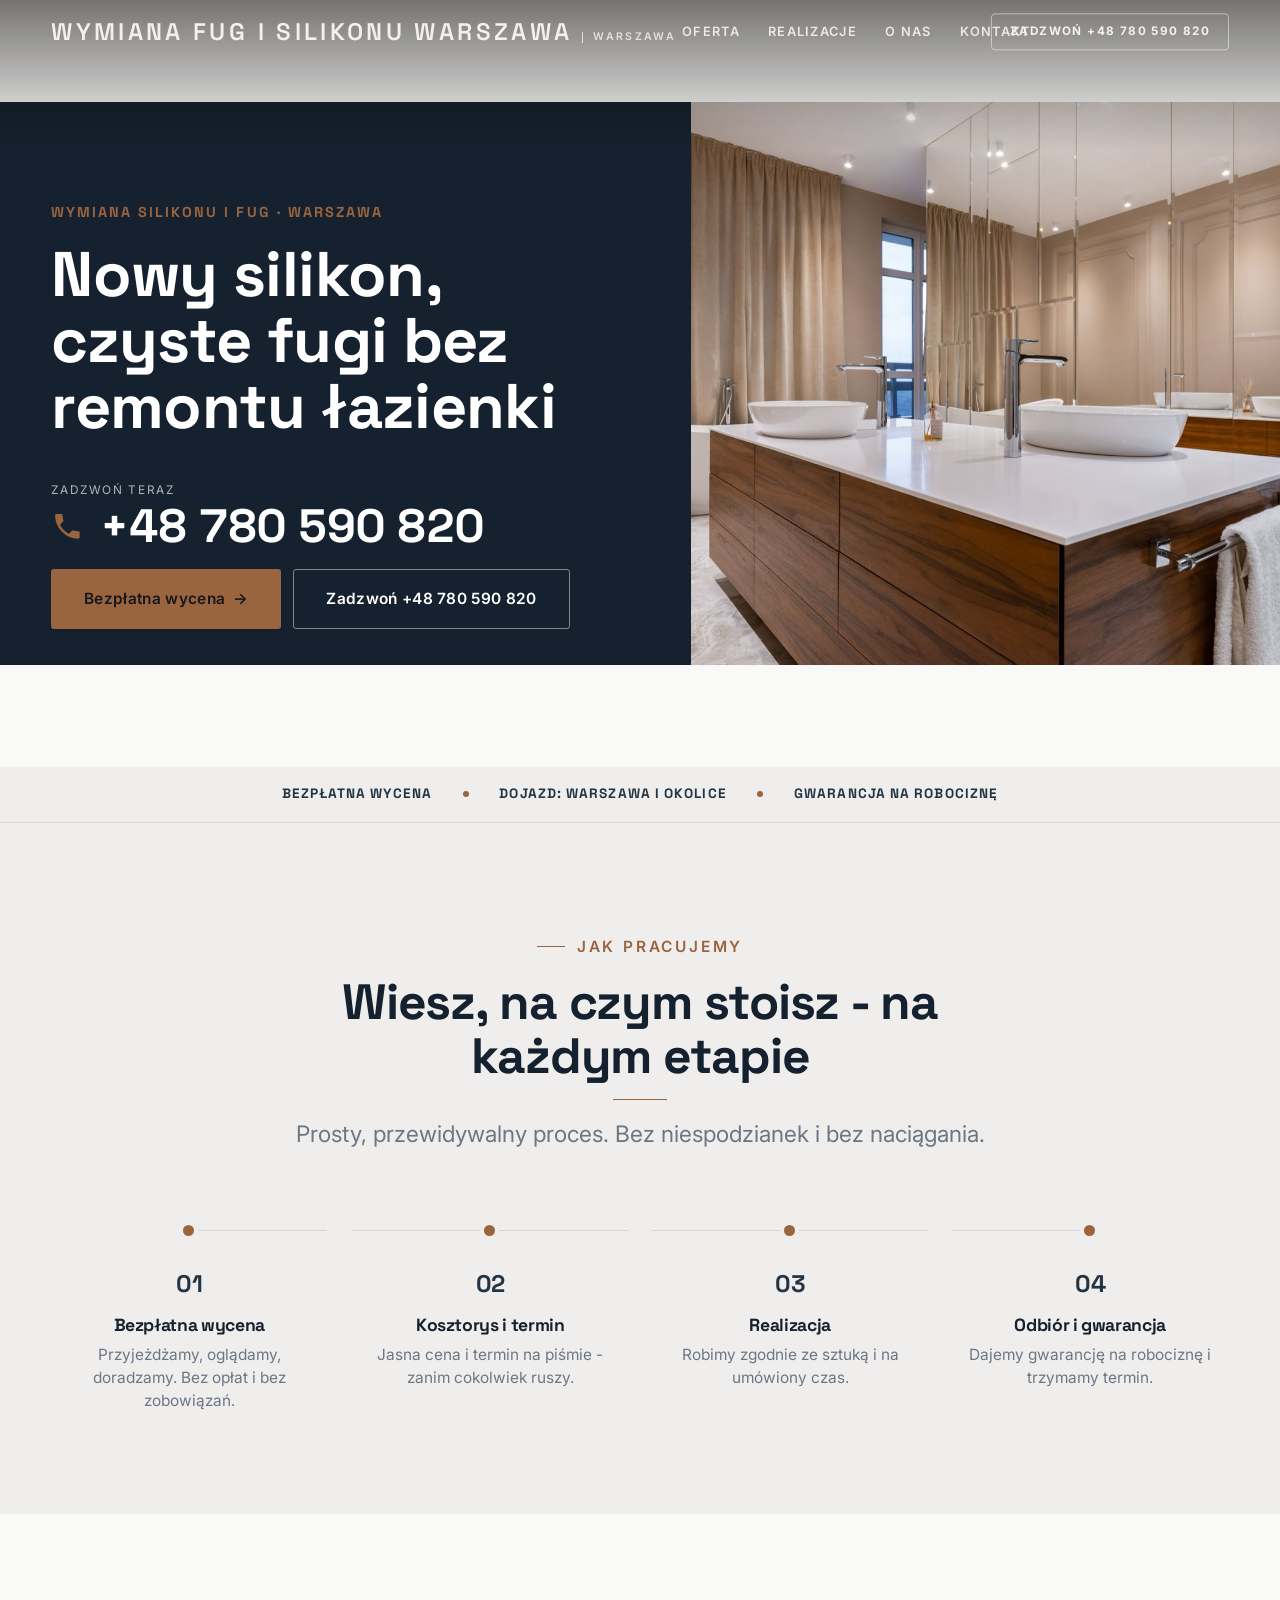
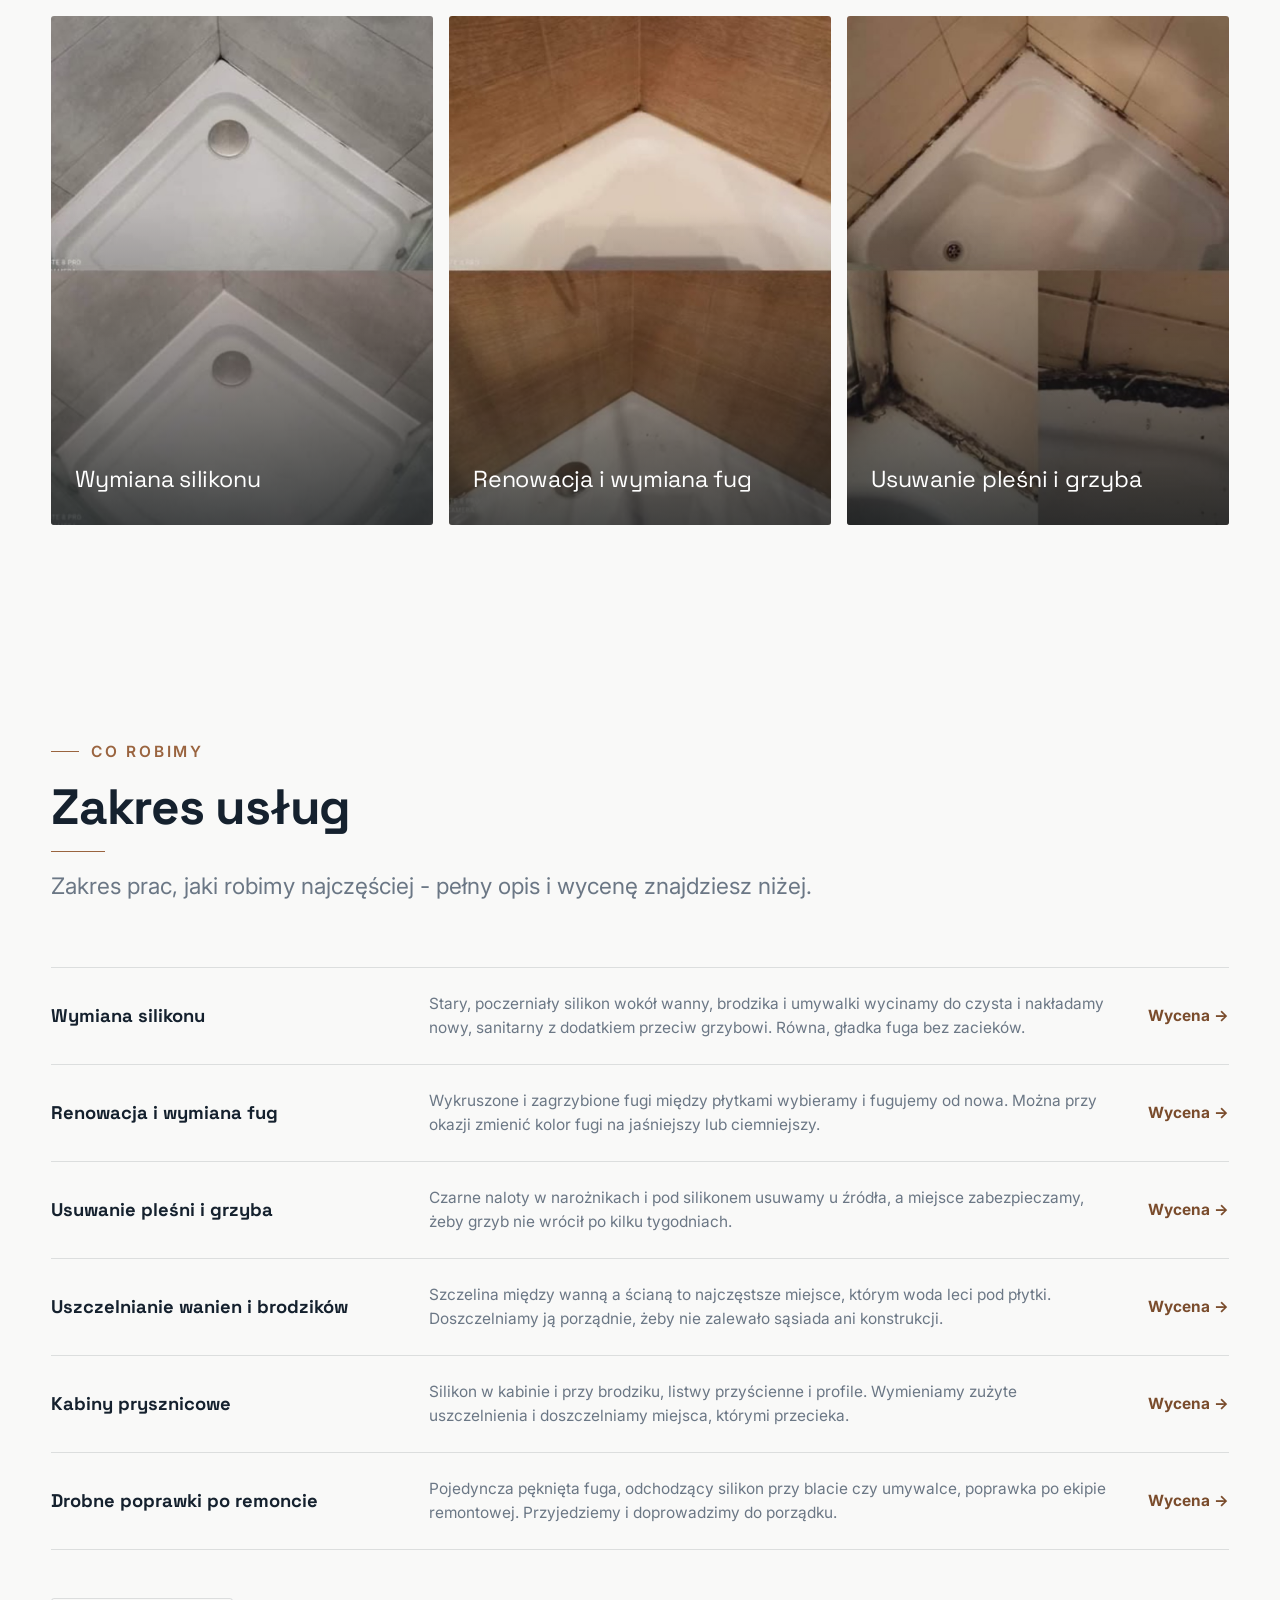
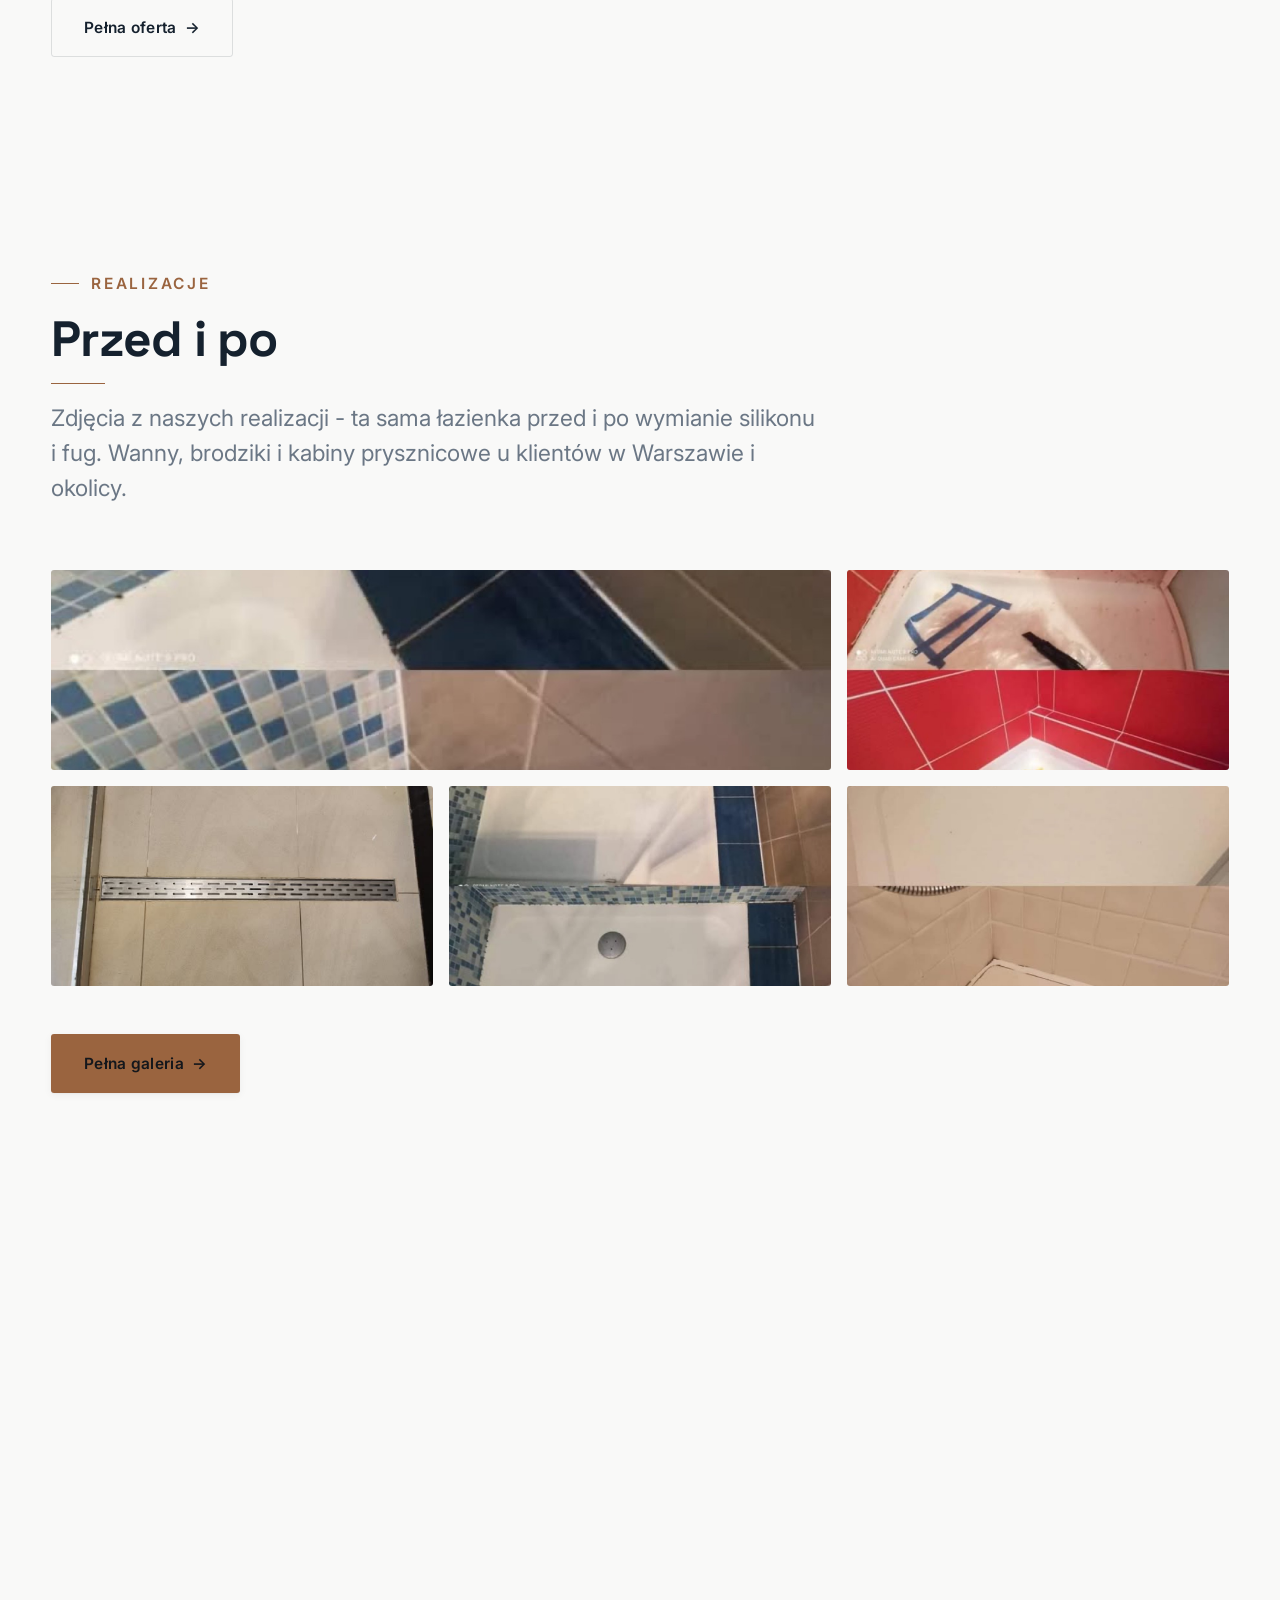
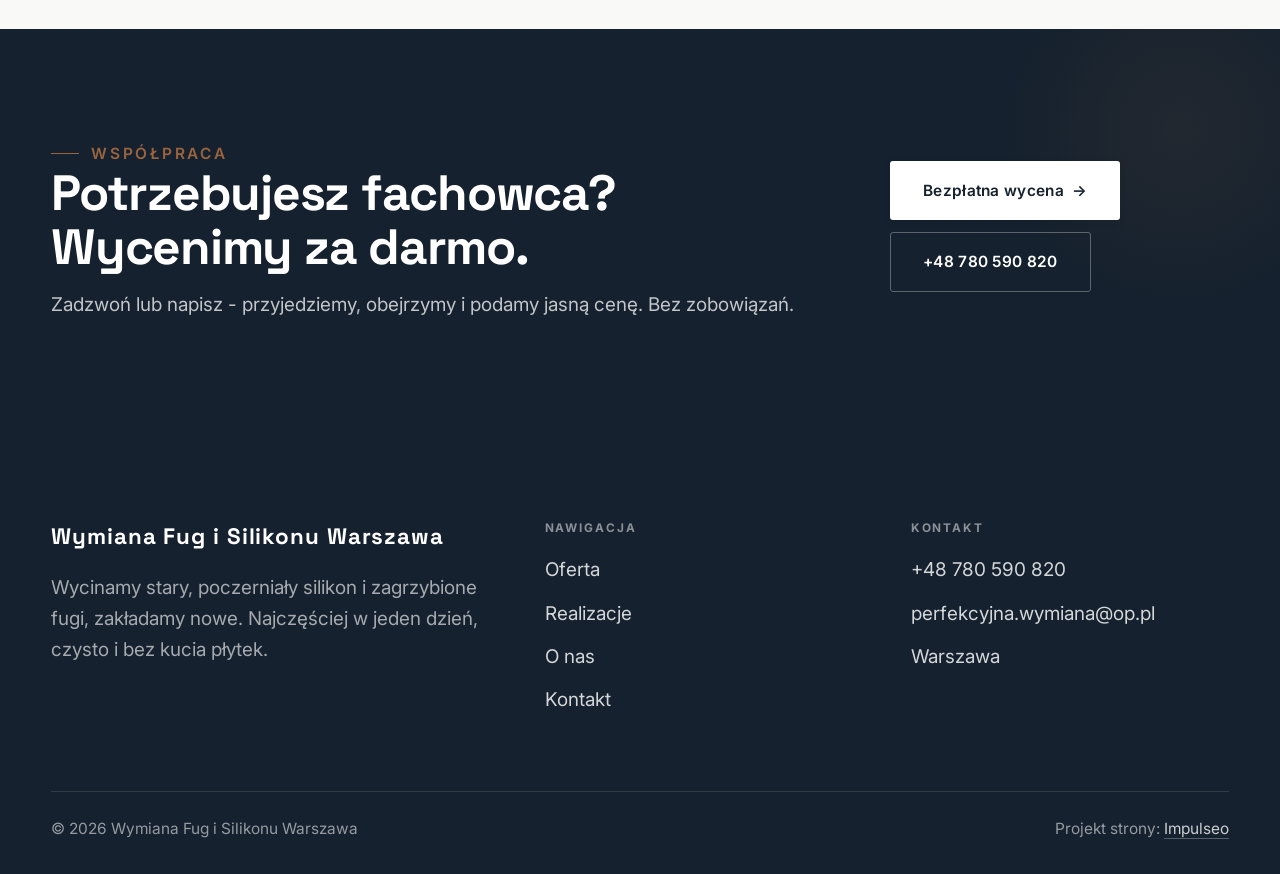
<file: index.html>
<!DOCTYPE html>
<html lang="pl">
<head>
<meta charset="UTF-8">
<meta name="viewport" content="width=device-width, initial-scale=1.0">
<title>Wymiana Fug i Silikonu Warszawa - wymiana silikonu i renowacja fug</title>
<meta name="description" content="Wymiana silikonu i renowacja fug w łazienkach - Warszawa i okolice. Wycinamy stary, poczerniały silikon i zagrzybione fugi, zakładamy nowe. Wanny, brodziki, kabiny prysznicowe. Czysto, bez kucia, najczęściej w jeden dzień. Zadzwoń: 780 590 820.">
<link rel="preconnect" href="https://fonts.googleapis.com">
<link rel="preconnect" href="https://fonts.gstatic.com" crossorigin>
<link href="https://fonts.googleapis.com/css2?family=Space+Grotesk:wght@500;600;700&family=Inter:wght@400;500;600&display=swap" rel="stylesheet">
<link rel="stylesheet" href="assets/styles.css">
</head>
<body>

<header class="nav">
  <div class="wrap nav-inner">
    <a class="brand" href="index.html"><span class="name">Wymiana Fug i Silikonu Warszawa</span><span class="sub">Warszawa</span></a>
    <nav class="nav-links">
      <a href="oferta.html">Oferta</a>
      <a href="realizacje.html">Realizacje</a>
      <a href="o-nas.html">O nas</a>
      <a href="kontakt.html">Kontakt</a>
      <a href="tel:+48780590820" class="btn btn-accent">Zadzwoń +48 780 590 820</a>
    </nav>
    <button class="nav-toggle" aria-label="Menu"><span></span><span></span><span></span></button>
  </div>
</header>

<section class="hero-fach">
  <img class="hf-photo" src="img/hero.jpg" alt="Wymiana Fug i Silikonu Warszawa">
  <div class="hf-panel">
      <span class="hf-kicker">Wymiana silikonu i fug · Warszawa</span>
      <h1 class="hf-title">Nowy silikon, czyste fugi bez remontu łazienki</h1>
      <a class="hf-phone" href="tel:+48780590820"><span class="hf-phone-lab">Zadzwoń teraz</span><span class="hf-phone-num"><svg class="ico-tel" width="16" height="16" viewBox="0 0 24 24" fill="none" aria-hidden="true"><path d="M6.6 10.8a15.5 15.5 0 0 0 6.6 6.6l2.2-2.2a1 1 0 0 1 1-.24 11.4 11.4 0 0 0 3.6.58 1 1 0 0 1 1 1V20a1 1 0 0 1-1 1A17 17 0 0 1 3 4a1 1 0 0 1 1-1h3.5a1 1 0 0 1 1 1c0 1.25.2 2.46.58 3.6a1 1 0 0 1-.25 1l-2.23 2.2Z" fill="currentColor"/></svg> +48 780 590 820</span></a>
      <div class="hf-actions">
        <a href="kontakt.html" class="btn btn-accent">Bezpłatna wycena <span class="arr">→</span></a>
        <a href="tel:+48780590820" class="btn btn-ghost hf-ghost">Zadzwoń +48 780 590 820</a>
      </div>
  </div>
</section>
<section class="fach-promise">
  <div class="wrap">
    <ul class="fp-row reveal"><li>Bezpłatna wycena</li><li>Dojazd: Warszawa i okolice</li><li>Gwarancja na robociznę</li></ul>
  </div>
</section>
<section class="proces fachowcy">
  <div class="wrap">
    <div class="head center reveal">
      <span class="eyebrow">Jak pracujemy</span>
      <h2>Wiesz, na czym stoisz - na każdym etapie</h2>
      <p>Prosty, przewidywalny proces. Bez niespodzianek i bez naciągania.</p>
    </div>
    <ol class="proces-line">
      <li class="reveal"><span class="pno">01</span><h3>Bezpłatna wycena</h3><p>Przyjeżdżamy, oglądamy, doradzamy. Bez opłat i bez zobowiązań.</p></li>
      <li class="reveal"><span class="pno">02</span><h3>Kosztorys i termin</h3><p>Jasna cena i termin na piśmie - zanim cokolwiek ruszy.</p></li>
      <li class="reveal"><span class="pno">03</span><h3>Realizacja</h3><p>Robimy zgodnie ze sztuką i na umówiony czas.</p></li>
      <li class="reveal"><span class="pno">04</span><h3>Odbiór i gwarancja</h3><p>Dajemy gwarancję na robociznę i trzymamy termin.</p></li>
    </ol>
  </div>
</section>
<section class="gateways-band">
  <div class="wrap">
    <div class="gateways">
      <a href="oferta.html" class="gateway reveal"><img src="img/g1.jpg" alt="Wymiana silikonu" loading="lazy"><span class="g-ttl">Wymiana silikonu</span></a>
      <a href="oferta.html" class="gateway reveal"><img src="img/g2.jpg" alt="Renowacja i wymiana fug" loading="lazy"><span class="g-ttl">Renowacja i wymiana fug</span></a>
      <a href="oferta.html" class="gateway reveal"><img src="img/g3.jpg" alt="Usuwanie pleśni i grzyba" loading="lazy"><span class="g-ttl">Usuwanie pleśni i grzyba</span></a>
    </div>
  </div>
</section>
<section class="fach-uslugi">
  <div class="wrap">
    <div class="head reveal">
      <span class="eyebrow">Co robimy</span>
      <h2>Zakres usług</h2>
      <p>Zakres prac, jaki robimy najczęściej - pełny opis i wycenę znajdziesz niżej.</p>
    </div>
    <ul class="fu-list">
      <li class="fu-row reveal"><div class="fu-name">Wymiana silikonu</div><div class="fu-desc">Stary, poczerniały silikon wokół wanny, brodzika i umywalki wycinamy do czysta i nakładamy nowy, sanitarny z dodatkiem przeciw grzybowi. Równa, gładka fuga bez zacieków.</div><a class="fu-cta" href="kontakt.html">Wycena <span class="arr">→</span></a></li>
      <li class="fu-row reveal"><div class="fu-name">Renowacja i wymiana fug</div><div class="fu-desc">Wykruszone i zagrzybione fugi między płytkami wybieramy i fugujemy od nowa. Można przy okazji zmienić kolor fugi na jaśniejszy lub ciemniejszy.</div><a class="fu-cta" href="kontakt.html">Wycena <span class="arr">→</span></a></li>
      <li class="fu-row reveal"><div class="fu-name">Usuwanie pleśni i grzyba</div><div class="fu-desc">Czarne naloty w narożnikach i pod silikonem usuwamy u źródła, a miejsce zabezpieczamy, żeby grzyb nie wrócił po kilku tygodniach.</div><a class="fu-cta" href="kontakt.html">Wycena <span class="arr">→</span></a></li>
      <li class="fu-row reveal"><div class="fu-name">Uszczelnianie wanien i brodzików</div><div class="fu-desc">Szczelina między wanną a ścianą to najczęstsze miejsce, którym woda leci pod płytki. Doszczelniamy ją porządnie, żeby nie zalewało sąsiada ani konstrukcji.</div><a class="fu-cta" href="kontakt.html">Wycena <span class="arr">→</span></a></li>
      <li class="fu-row reveal"><div class="fu-name">Kabiny prysznicowe</div><div class="fu-desc">Silikon w kabinie i przy brodziku, listwy przyścienne i profile. Wymieniamy zużyte uszczelnienia i doszczelniamy miejsca, którymi przecieka.</div><a class="fu-cta" href="kontakt.html">Wycena <span class="arr">→</span></a></li>
      <li class="fu-row reveal"><div class="fu-name">Drobne poprawki po remoncie</div><div class="fu-desc">Pojedyncza pęknięta fuga, odchodzący silikon przy blacie czy umywalce, poprawka po ekipie remontowej. Przyjedziemy i doprowadzimy do porządku.</div><a class="fu-cta" href="kontakt.html">Wycena <span class="arr">→</span></a></li>
    </ul>
    <div style="margin-top:var(--space-7)" class="reveal"><a href="oferta.html" class="btn btn-ghost">Pełna oferta <span class="arr">→</span></a></div>
  </div>
</section>
<section>
  <div class="wrap">
    <div class="head reveal">
      <span class="eyebrow">Realizacje</span>
      <h2>Przed i po</h2>
      <p>Zdjęcia z naszych realizacji - ta sama łazienka przed i po wymianie silikonu i fug. Wanny, brodziki i kabiny prysznicowe u klientów w Warszawie i okolicy.</p>
    </div>
    <div class="gallery">
      <div class="tile t-two3 reveal"><img src="img/g4.jpg" alt="Usunięta pleśń w narożniku wanny" loading="lazy"><div class="cap">Usunięta pleśń w narożniku wanny</div></div>
      <div class="tile t-third reveal"><img src="img/g5.jpg" alt="Wanna przy mozaice - świeży silikon" loading="lazy"><div class="cap">Wanna przy mozaice - świeży silikon</div></div>
      <div class="tile t-third reveal"><img src="img/g6.jpg" alt="Silikon w kolorowej łazience" loading="lazy"><div class="cap">Silikon w kolorowej łazience</div></div>
      <div class="tile t-third reveal"><img src="img/g7.jpg" alt="Doszczelniony odpływ liniowy" loading="lazy"><div class="cap">Doszczelniony odpływ liniowy</div></div>
      <div class="tile t-third reveal"><img src="img/g8.jpg" alt="Wanna z niebieskim akcentem" loading="lazy"><div class="cap">Wanna z niebieskim akcentem</div></div>
    </div>
    <div style="margin-top:var(--space-7)" class="reveal"><a href="realizacje.html" class="btn btn-accent">Pełna galeria <span class="arr">→</span></a></div>
  </div>
</section>
<section class="obszar">
  <div class="wrap">
    <div class="head center reveal">
      <span class="eyebrow">Obszar działania</span>
      <h2>Dojeżdżamy do Ciebie</h2>
    </div>
    <ul class="obszar-list reveal"><li class="is-home">Warszawa</li><li>+ okolice</li></ul>
  </div>
</section>
<section class="cta">
  <div class="wrap">
    <div class="reveal">
      <span class="eyebrow">Współpraca</span>
      <h2>Potrzebujesz fachowca? Wycenimy za darmo.</h2>
      <p>Zadzwoń lub napisz - przyjedziemy, obejrzymy i podamy jasną cenę. Bez zobowiązań.</p>
    </div>
    <div class="cta-actions reveal">
      <a href="kontakt.html" class="btn btn-light">Bezpłatna wycena <span class="arr">→</span></a>
      <a href="tel:+48780590820" class="btn btn-ghost" style="color:#fff;border-color:rgba(255,255,255,.3)">+48 780 590 820</a>
    </div>
  </div>
</section>

<footer>
  <div class="wrap">
    <div class="foot-grid">
      <div class="foot-brand">
        <div class="name">Wymiana Fug i Silikonu Warszawa</div>
        <p>Wycinamy stary, poczerniały silikon i zagrzybione fugi, zakładamy nowe. Najczęściej w jeden dzień, czysto i bez kucia płytek.</p>
      </div>
      <div class="foot-col">
        <h4>Nawigacja</h4>
        <a href="oferta.html">Oferta</a>
        <a href="realizacje.html">Realizacje</a>
        <a href="o-nas.html">O nas</a>
        <a href="kontakt.html">Kontakt</a>
      </div>
      <div class="foot-col">
        <h4>Kontakt</h4>
        <a href="tel:+48780590820">+48 780 590 820</a>
        <a href="mailto:perfekcyjna.wymiana@op.pl">perfekcyjna.wymiana@op.pl</a>
        <p>Warszawa</p>
      </div>
    </div>
    <div class="foot-bot">
      <span>© 2026 Wymiana Fug i Silikonu Warszawa</span>
      <span>Projekt strony: <a class="foot-credit" href="https://impulseo.pl" target="_blank" rel="noopener">Impulseo</a></span>
    </div>
  </div>
</footer>
<div class="sticky-call"><a class="sc-call" href="tel:+48780590820"><svg class="ico-tel" width="16" height="16" viewBox="0 0 24 24" fill="none" aria-hidden="true"><path d="M6.6 10.8a15.5 15.5 0 0 0 6.6 6.6l2.2-2.2a1 1 0 0 1 1-.24 11.4 11.4 0 0 0 3.6.58 1 1 0 0 1 1 1V20a1 1 0 0 1-1 1A17 17 0 0 1 3 4a1 1 0 0 1 1-1h3.5a1 1 0 0 1 1 1c0 1.25.2 2.46.58 3.6a1 1 0 0 1-.25 1l-2.23 2.2Z" fill="currentColor"/></svg> Zadzwoń</a><a class="sc-quote" href="kontakt.html">Bezpłatna wycena</a></div>

<script src="assets/main.js"></script>
</body>
</html>
</file>
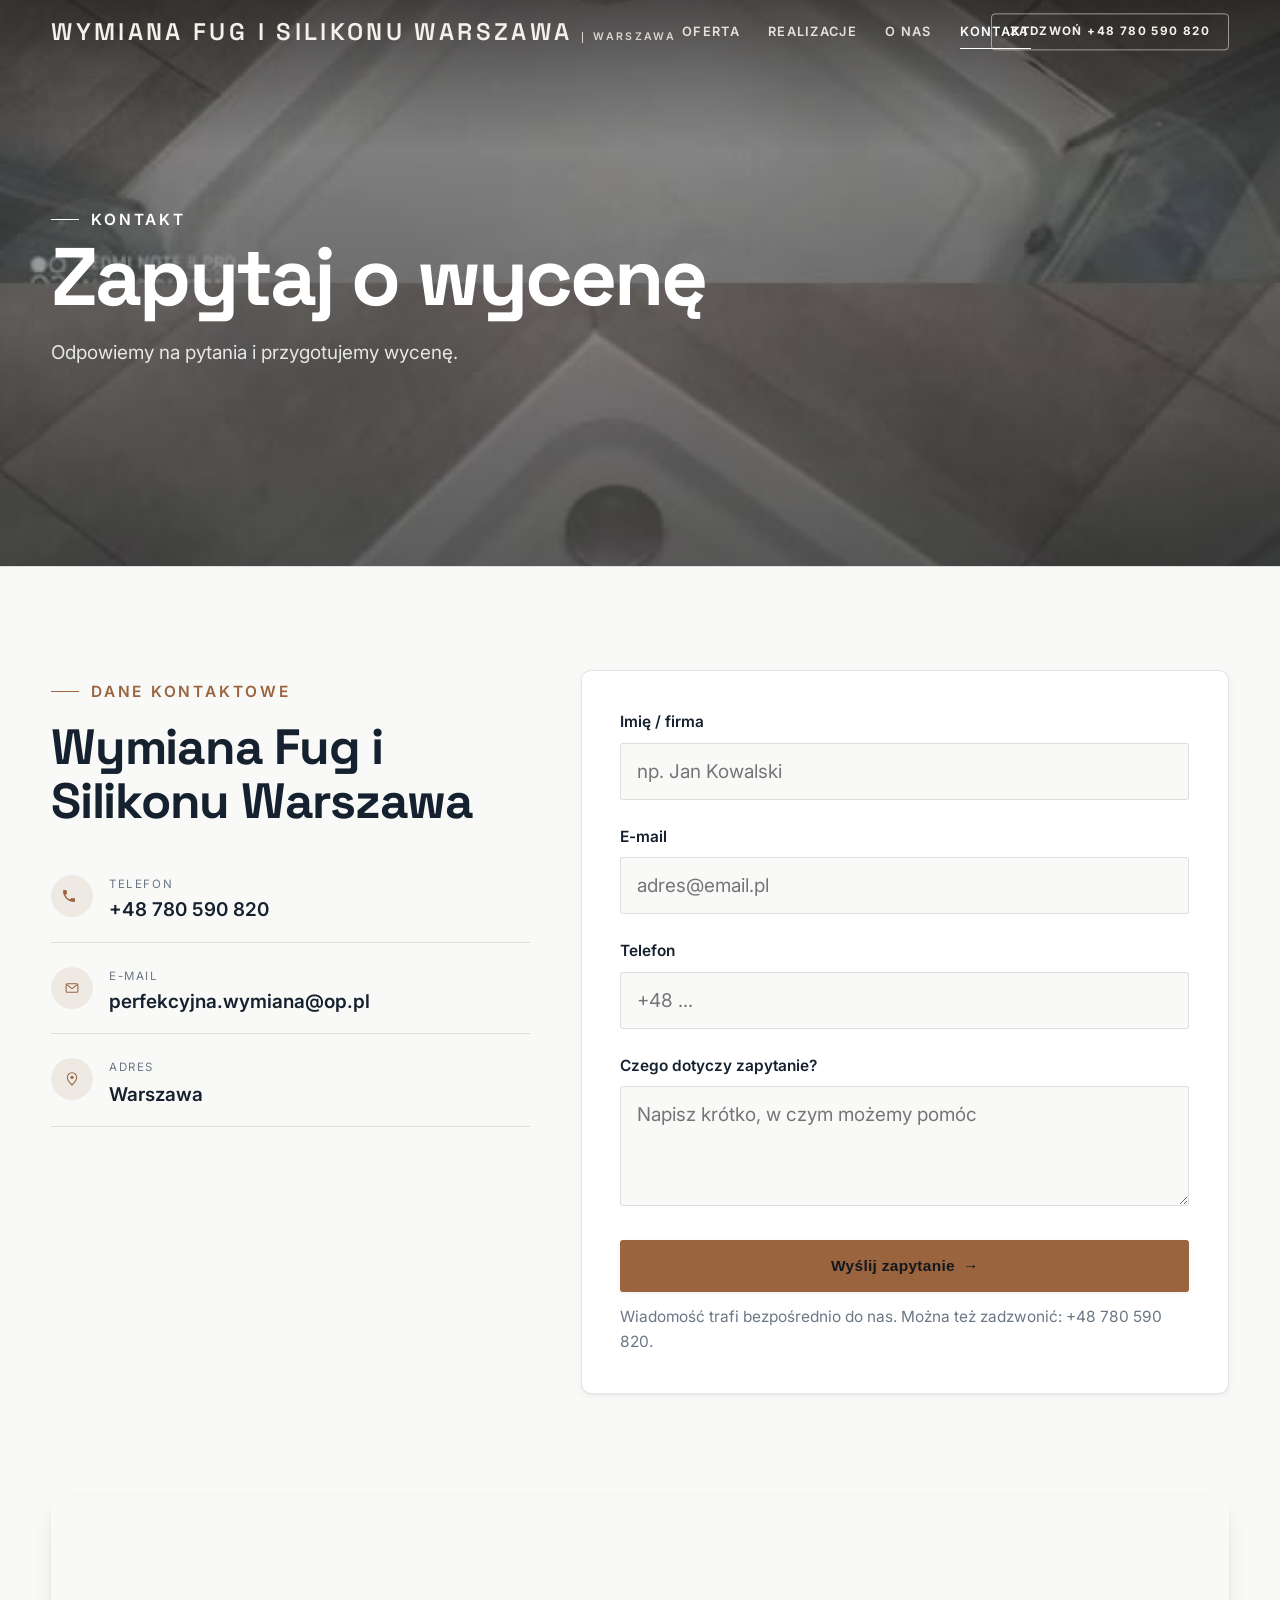
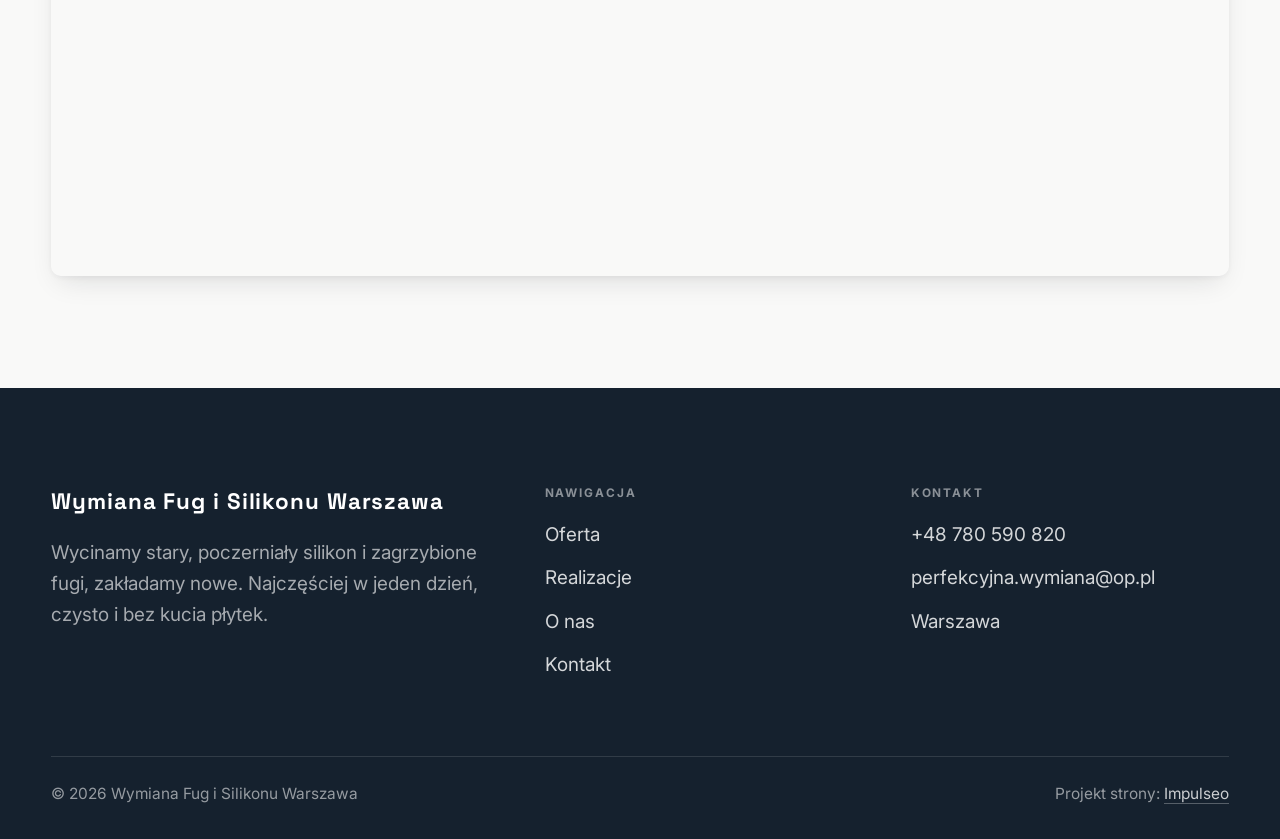
<file: kontakt.html>
<!DOCTYPE html>
<html lang="pl">
<head>
<meta charset="UTF-8">
<meta name="viewport" content="width=device-width, initial-scale=1.0">
<title>Kontakt - Wymiana Fug i Silikonu Warszawa</title>
<meta name="description" content="Kontakt Wymiana Fug i Silikonu Warszawa - Warszawa">
<link rel="preconnect" href="https://fonts.googleapis.com">
<link rel="preconnect" href="https://fonts.gstatic.com" crossorigin>
<link href="https://fonts.googleapis.com/css2?family=Space+Grotesk:wght@500;600;700&family=Inter:wght@400;500;600&display=swap" rel="stylesheet">
<link rel="stylesheet" href="assets/styles.css">
</head>
<body>

<header class="nav">
  <div class="wrap nav-inner">
    <a class="brand" href="index.html"><span class="name">Wymiana Fug i Silikonu Warszawa</span><span class="sub">Warszawa</span></a>
    <nav class="nav-links">
      <a href="oferta.html">Oferta</a>
      <a href="realizacje.html">Realizacje</a>
      <a href="o-nas.html">O nas</a>
      <a href="kontakt.html" class="active">Kontakt</a>
      <a href="tel:+48780590820" class="btn btn-accent">Zadzwoń +48 780 590 820</a>
    </nav>
    <button class="nav-toggle" aria-label="Menu"><span></span><span></span><span></span></button>
  </div>
</header>

<section class="pagehead">
  <img src="img/g1.jpg" alt="Wymiana Fug i Silikonu Warszawa - Zapytaj o wycenę">
  <div class="wrap">
    <span class="eyebrow">Kontakt</span>
    <h1>Zapytaj o wycenę</h1>
    <p>Odpowiemy na pytania i przygotujemy wycenę.</p>
  </div>
</section>
<section>
  <div class="wrap contact-grid">
    <div class="reveal">
      <span class="eyebrow">Dane kontaktowe</span>
      <h2 style="margin:var(--space-4) 0 var(--space-6)">Wymiana Fug i Silikonu Warszawa</h2>
      <div class="info-list">
        <div class="info-row"><div class="ic"><svg class="ico-tel" width="16" height="16" viewBox="0 0 24 24" fill="none" aria-hidden="true"><path d="M6.6 10.8a15.5 15.5 0 0 0 6.6 6.6l2.2-2.2a1 1 0 0 1 1-.24 11.4 11.4 0 0 0 3.6.58 1 1 0 0 1 1 1V20a1 1 0 0 1-1 1A17 17 0 0 1 3 4a1 1 0 0 1 1-1h3.5a1 1 0 0 1 1 1c0 1.25.2 2.46.58 3.6a1 1 0 0 1-.25 1l-2.23 2.2Z" fill="currentColor"/></svg></div><div><div class="lbl">Telefon</div><a class="val" href="tel:+48780590820">+48 780 590 820</a></div></div>
        <div class="info-row"><div class="ic"><svg class="ico-mail" width="16" height="16" viewBox="0 0 24 24" fill="none" aria-hidden="true"><rect x="3.2" y="5.5" width="17.6" height="13" rx="1.6" stroke="currentColor" stroke-width="1.6"/><path d="M4 7l8 6 8-6" stroke="currentColor" stroke-width="1.6" stroke-linecap="round" stroke-linejoin="round"/></svg></div><div><div class="lbl">E-mail</div><a class="val" href="mailto:perfekcyjna.wymiana@op.pl">perfekcyjna.wymiana@op.pl</a></div></div>
        <div class="info-row"><div class="ic"><svg class="ico-pin" width="16" height="16" viewBox="0 0 24 24" fill="none" aria-hidden="true"><path d="M12 21s7-6.1 7-11.5A7 7 0 0 0 5 9.5C5 14.9 12 21 12 21Z" stroke="currentColor" stroke-width="1.6" fill="none"/><circle cx="12" cy="9.5" r="2.4" fill="currentColor"/></svg></div><div><div class="lbl">Adres</div><div class="val">Warszawa</div></div></div>
      </div>
    </div>
    <div class="reveal">
      <form class="form" action="https://formsubmit.co/perfekcyjna.wymiana@op.pl" method="POST">
        <input type="hidden" name="_subject" value="Zapytanie ze strony Wymiana Fug i Silikonu Warszawa">
        <input type="hidden" name="_captcha" value="false">
        <input type="hidden" name="_template" value="table">
        <div class="fld"><label for="name">Imię / firma</label><input id="name" name="name" type="text" placeholder="np. Jan Kowalski" required></div>
        <div class="fld"><label for="email">E-mail</label><input id="email" name="email" type="email" placeholder="adres@email.pl" required></div>
        <div class="fld"><label for="phone">Telefon</label><input id="phone" name="phone" type="tel" placeholder="+48 ..."></div>
        <div class="fld"><label for="msg">Czego dotyczy zapytanie?</label><textarea id="msg" name="message" placeholder="Napisz krótko, w czym możemy pomóc" required></textarea></div>
        <button type="submit" class="btn btn-accent" style="width:100%;justify-content:center">Wyślij zapytanie <span class="arr">→</span></button>
        <p class="note">Wiadomość trafi bezpośrednio do nas. Można też zadzwonić: +48 780 590 820.</p>
      </form>
    </div>
  </div>
</section>
<section style="padding-top:0">
  <div class="wrap reveal">
    <iframe class="map" title="Wymiana Fug i Silikonu Warszawa - Warszawa" src="https://maps.google.com/maps?q=Wymiana%20Fug%20i%20Silikonu%20Warszawa%20Warszawa&z=15&output=embed" loading="lazy" referrerpolicy="no-referrer-when-downgrade"></iframe>
  </div>
</section>

<footer>
  <div class="wrap">
    <div class="foot-grid">
      <div class="foot-brand">
        <div class="name">Wymiana Fug i Silikonu Warszawa</div>
        <p>Wycinamy stary, poczerniały silikon i zagrzybione fugi, zakładamy nowe. Najczęściej w jeden dzień, czysto i bez kucia płytek.</p>
      </div>
      <div class="foot-col">
        <h4>Nawigacja</h4>
        <a href="oferta.html">Oferta</a>
        <a href="realizacje.html">Realizacje</a>
        <a href="o-nas.html">O nas</a>
        <a href="kontakt.html">Kontakt</a>
      </div>
      <div class="foot-col">
        <h4>Kontakt</h4>
        <a href="tel:+48780590820">+48 780 590 820</a>
        <a href="mailto:perfekcyjna.wymiana@op.pl">perfekcyjna.wymiana@op.pl</a>
        <p>Warszawa</p>
      </div>
    </div>
    <div class="foot-bot">
      <span>© 2026 Wymiana Fug i Silikonu Warszawa</span>
      <span>Projekt strony: <a class="foot-credit" href="https://impulseo.pl" target="_blank" rel="noopener">Impulseo</a></span>
    </div>
  </div>
</footer>
<div class="sticky-call"><a class="sc-call" href="tel:+48780590820"><svg class="ico-tel" width="16" height="16" viewBox="0 0 24 24" fill="none" aria-hidden="true"><path d="M6.6 10.8a15.5 15.5 0 0 0 6.6 6.6l2.2-2.2a1 1 0 0 1 1-.24 11.4 11.4 0 0 0 3.6.58 1 1 0 0 1 1 1V20a1 1 0 0 1-1 1A17 17 0 0 1 3 4a1 1 0 0 1 1-1h3.5a1 1 0 0 1 1 1c0 1.25.2 2.46.58 3.6a1 1 0 0 1-.25 1l-2.23 2.2Z" fill="currentColor"/></svg> Zadzwoń</a><a class="sc-quote" href="kontakt.html">Bezpłatna wycena</a></div>

<script src="assets/main.js"></script>
</body>
</html>
</file>
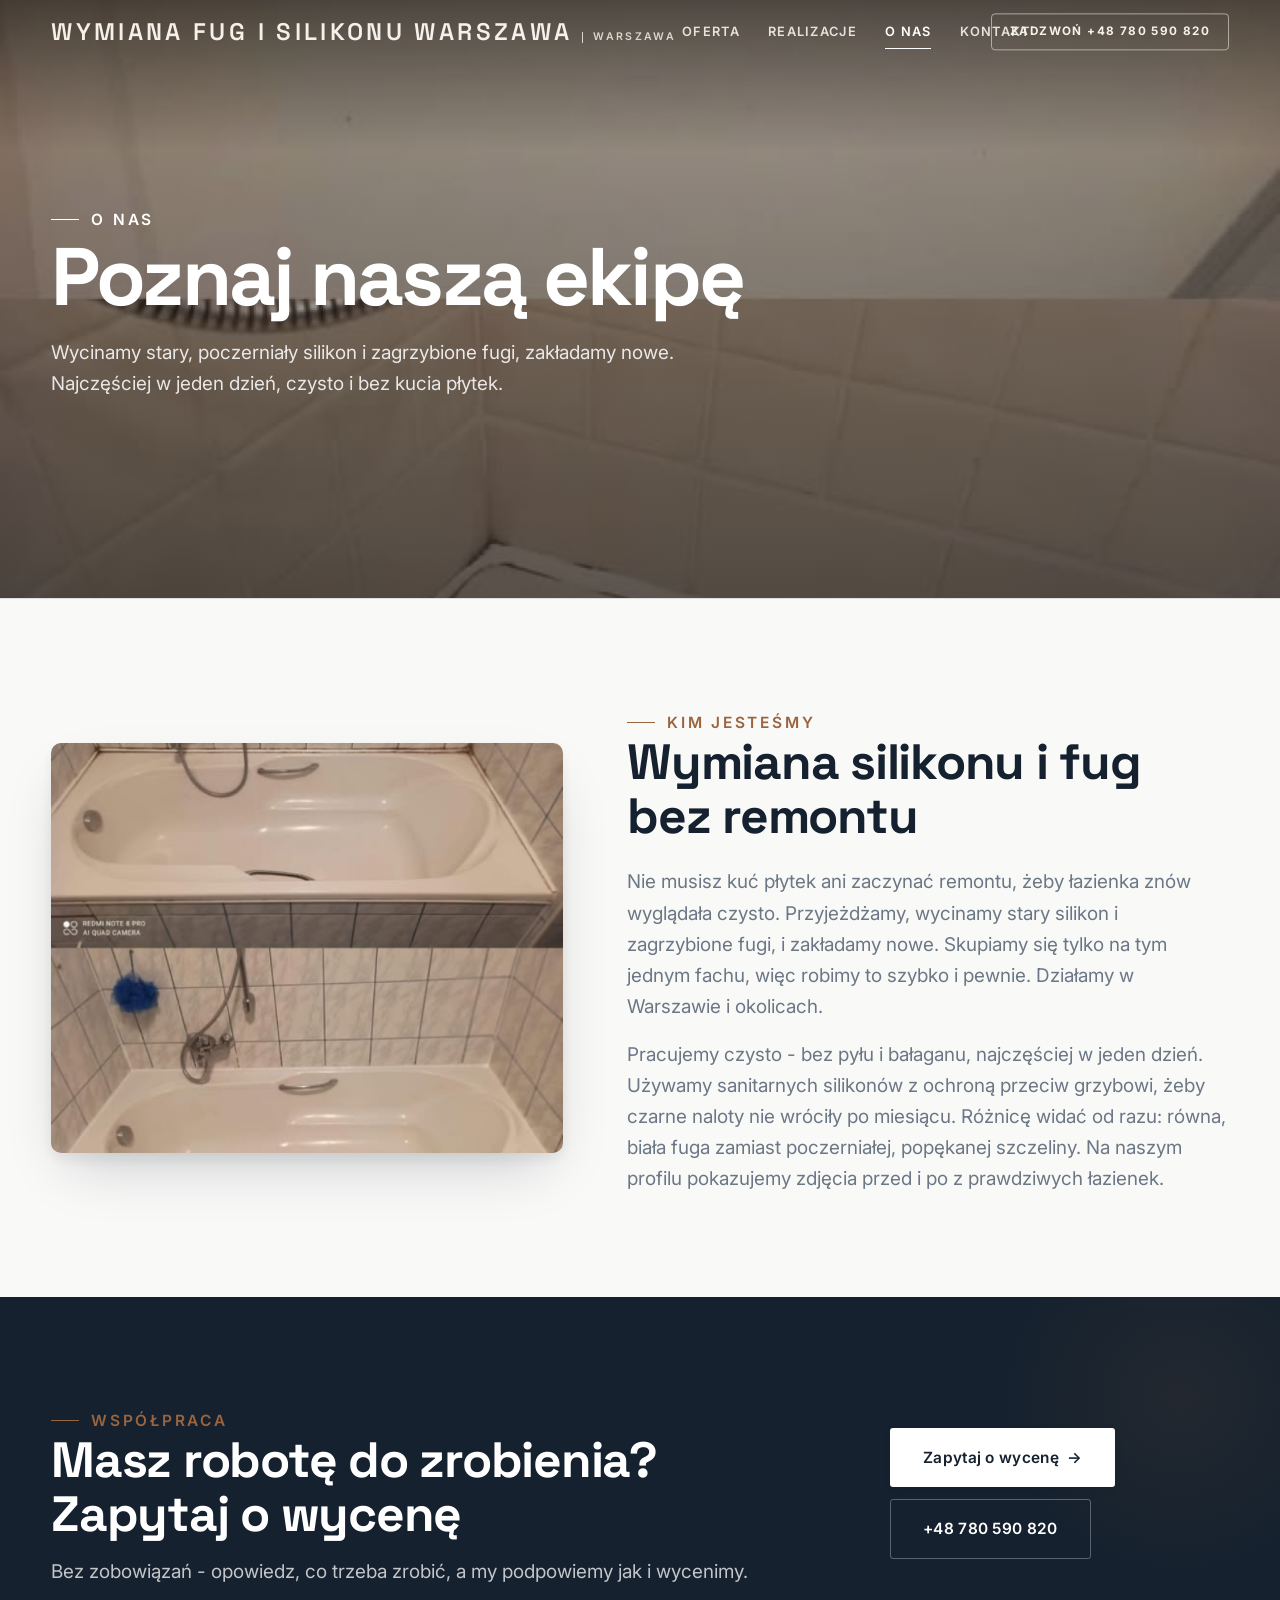
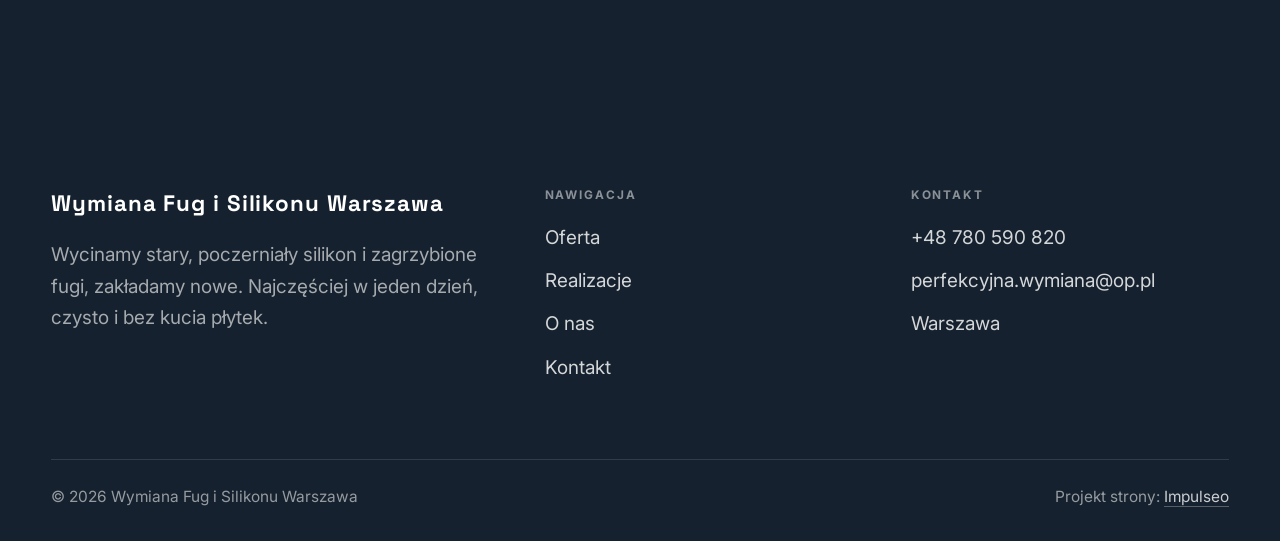
<file: o-nas.html>
<!DOCTYPE html>
<html lang="pl">
<head>
<meta charset="UTF-8">
<meta name="viewport" content="width=device-width, initial-scale=1.0">
<title>O nas - Wymiana Fug i Silikonu Warszawa</title>
<meta name="description" content="Wymiana silikonu i renowacja fug w łazienkach - Warszawa i okolice. Wycinamy stary, poczerniały silikon i zagrzybione fugi, zakładamy nowe. Wanny, brodziki, kabiny prysznicowe. Czysto, bez kucia, najczęściej w jeden dzień. Zadzwoń: 780 590 820.">
<link rel="preconnect" href="https://fonts.googleapis.com">
<link rel="preconnect" href="https://fonts.gstatic.com" crossorigin>
<link href="https://fonts.googleapis.com/css2?family=Space+Grotesk:wght@500;600;700&family=Inter:wght@400;500;600&display=swap" rel="stylesheet">
<link rel="stylesheet" href="assets/styles.css">
</head>
<body>

<header class="nav">
  <div class="wrap nav-inner">
    <a class="brand" href="index.html"><span class="name">Wymiana Fug i Silikonu Warszawa</span><span class="sub">Warszawa</span></a>
    <nav class="nav-links">
      <a href="oferta.html">Oferta</a>
      <a href="realizacje.html">Realizacje</a>
      <a href="o-nas.html" class="active">O nas</a>
      <a href="kontakt.html">Kontakt</a>
      <a href="tel:+48780590820" class="btn btn-accent">Zadzwoń +48 780 590 820</a>
    </nav>
    <button class="nav-toggle" aria-label="Menu"><span></span><span></span><span></span></button>
  </div>
</header>

<section class="pagehead">
  <img src="img/g8.jpg" alt="Wymiana Fug i Silikonu Warszawa - Poznaj naszą ekipę">
  <div class="wrap">
    <span class="eyebrow">O nas</span>
    <h1>Poznaj naszą ekipę</h1>
    <p>Wycinamy stary, poczerniały silikon i zagrzybione fugi, zakładamy nowe. Najczęściej w jeden dzień, czysto i bez kucia płytek.</p>
  </div>
</section>
<section>
  <div class="wrap split">
    <div class="split-art reveal"><img src="img/about.jpg" alt="Wymiana Fug i Silikonu Warszawa" loading="lazy"></div>
    <div class="split-copy reveal">
      <span class="eyebrow">Kim jesteśmy</span>
      <h2>Wymiana silikonu i fug bez remontu</h2>
      <p class="muted">Nie musisz kuć płytek ani zaczynać remontu, żeby łazienka znów wyglądała czysto. Przyjeżdżamy, wycinamy stary silikon i zagrzybione fugi, i zakładamy nowe. Skupiamy się tylko na tym jednym fachu, więc robimy to szybko i pewnie. Działamy w Warszawie i okolicach.</p>
      <p class="muted">Pracujemy czysto - bez pyłu i bałaganu, najczęściej w jeden dzień. Używamy sanitarnych silikonów z ochroną przeciw grzybowi, żeby czarne naloty nie wróciły po miesiącu. Różnicę widać od razu: równa, biała fuga zamiast poczerniałej, popękanej szczeliny. Na naszym profilu pokazujemy zdjęcia przed i po z prawdziwych łazienek.</p>
    </div>
  </div>
</section>


<section class="cta">
  <div class="wrap">
    <div class="reveal">
      <span class="eyebrow">Współpraca</span>
      <h2>Masz robotę do zrobienia? Zapytaj o wycenę</h2>
      <p>Bez zobowiązań - opowiedz, co trzeba zrobić, a my podpowiemy jak i wycenimy.</p>
    </div>
    <div class="cta-actions reveal">
      <a href="kontakt.html" class="btn btn-light">Zapytaj o wycenę <span class="arr">→</span></a>
      <a href="tel:+48780590820" class="btn btn-ghost" style="color:#fff;border-color:rgba(255,255,255,.3)">+48 780 590 820</a>
    </div>
  </div>
</section>

<footer>
  <div class="wrap">
    <div class="foot-grid">
      <div class="foot-brand">
        <div class="name">Wymiana Fug i Silikonu Warszawa</div>
        <p>Wycinamy stary, poczerniały silikon i zagrzybione fugi, zakładamy nowe. Najczęściej w jeden dzień, czysto i bez kucia płytek.</p>
      </div>
      <div class="foot-col">
        <h4>Nawigacja</h4>
        <a href="oferta.html">Oferta</a>
        <a href="realizacje.html">Realizacje</a>
        <a href="o-nas.html">O nas</a>
        <a href="kontakt.html">Kontakt</a>
      </div>
      <div class="foot-col">
        <h4>Kontakt</h4>
        <a href="tel:+48780590820">+48 780 590 820</a>
        <a href="mailto:perfekcyjna.wymiana@op.pl">perfekcyjna.wymiana@op.pl</a>
        <p>Warszawa</p>
      </div>
    </div>
    <div class="foot-bot">
      <span>© 2026 Wymiana Fug i Silikonu Warszawa</span>
      <span>Projekt strony: <a class="foot-credit" href="https://impulseo.pl" target="_blank" rel="noopener">Impulseo</a></span>
    </div>
  </div>
</footer>
<div class="sticky-call"><a class="sc-call" href="tel:+48780590820"><svg class="ico-tel" width="16" height="16" viewBox="0 0 24 24" fill="none" aria-hidden="true"><path d="M6.6 10.8a15.5 15.5 0 0 0 6.6 6.6l2.2-2.2a1 1 0 0 1 1-.24 11.4 11.4 0 0 0 3.6.58 1 1 0 0 1 1 1V20a1 1 0 0 1-1 1A17 17 0 0 1 3 4a1 1 0 0 1 1-1h3.5a1 1 0 0 1 1 1c0 1.25.2 2.46.58 3.6a1 1 0 0 1-.25 1l-2.23 2.2Z" fill="currentColor"/></svg> Zadzwoń</a><a class="sc-quote" href="kontakt.html">Bezpłatna wycena</a></div>

<script src="assets/main.js"></script>
</body>
</html>
</file>
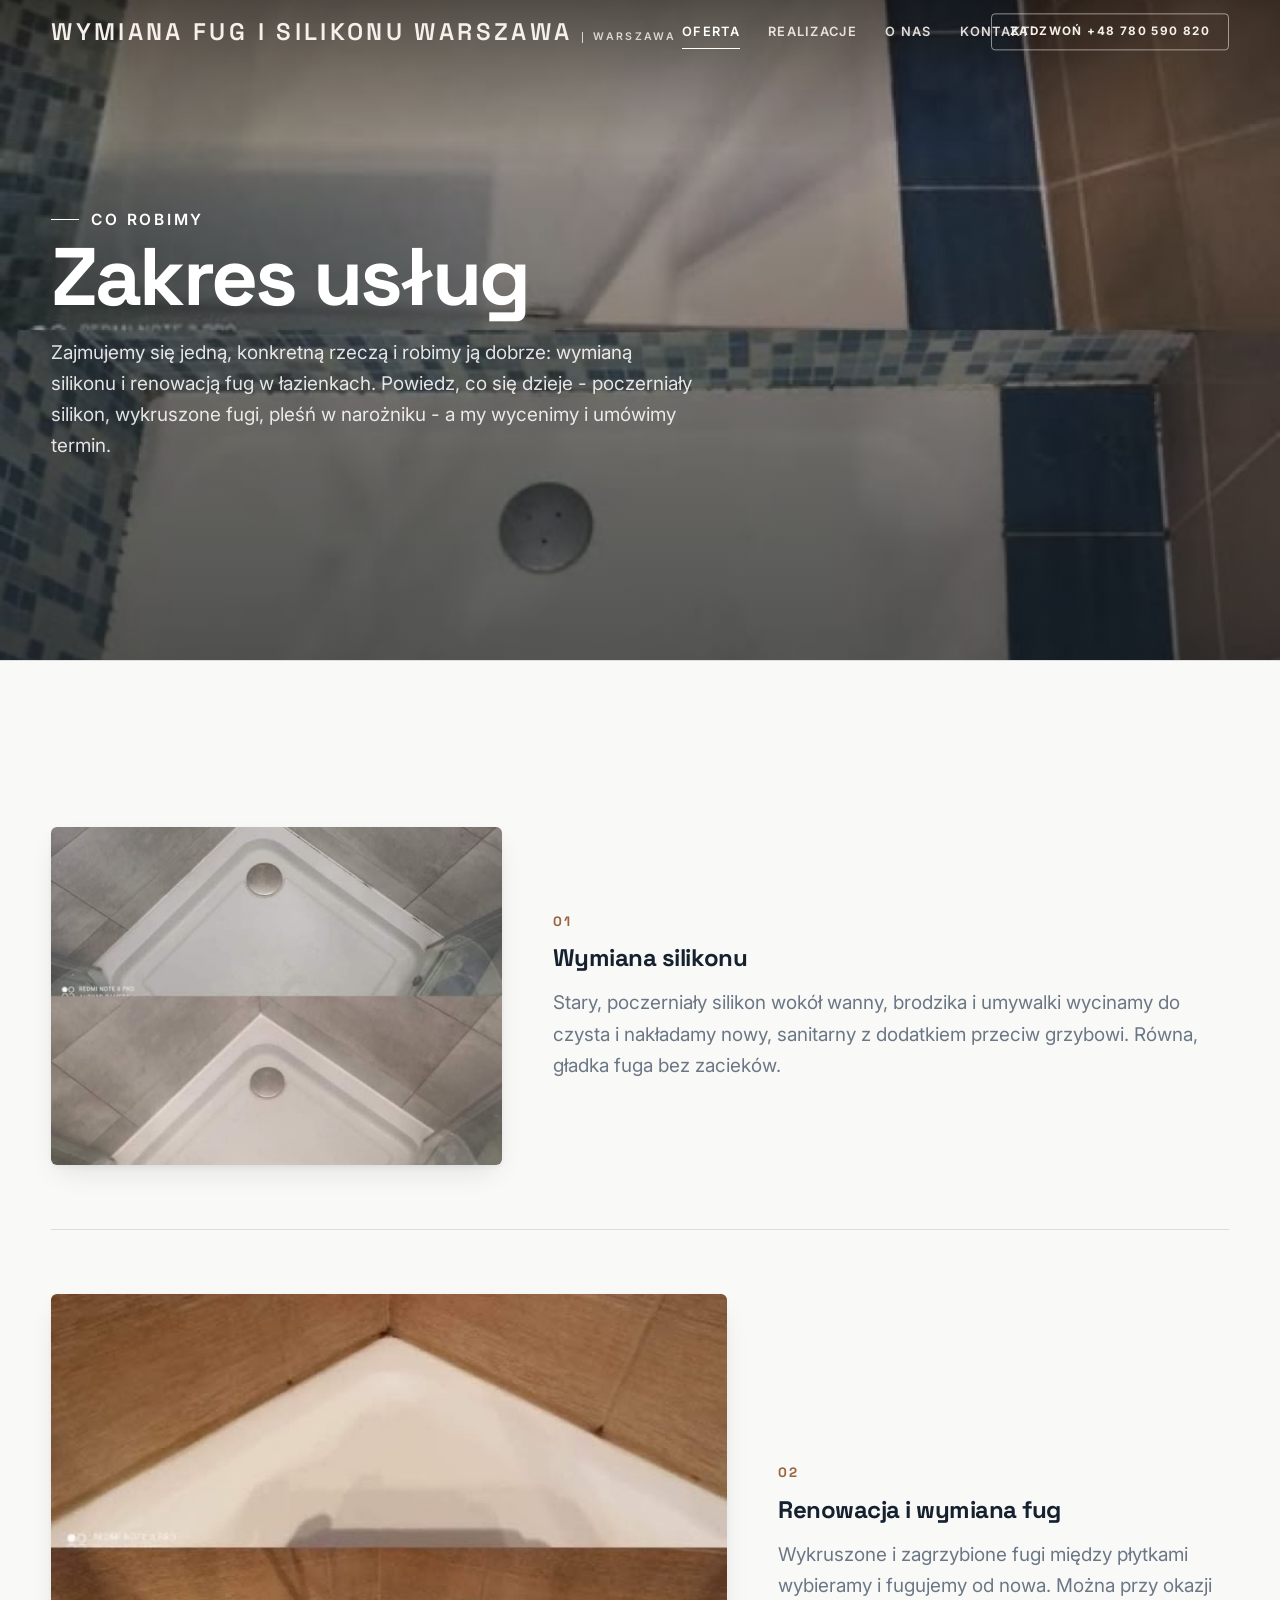
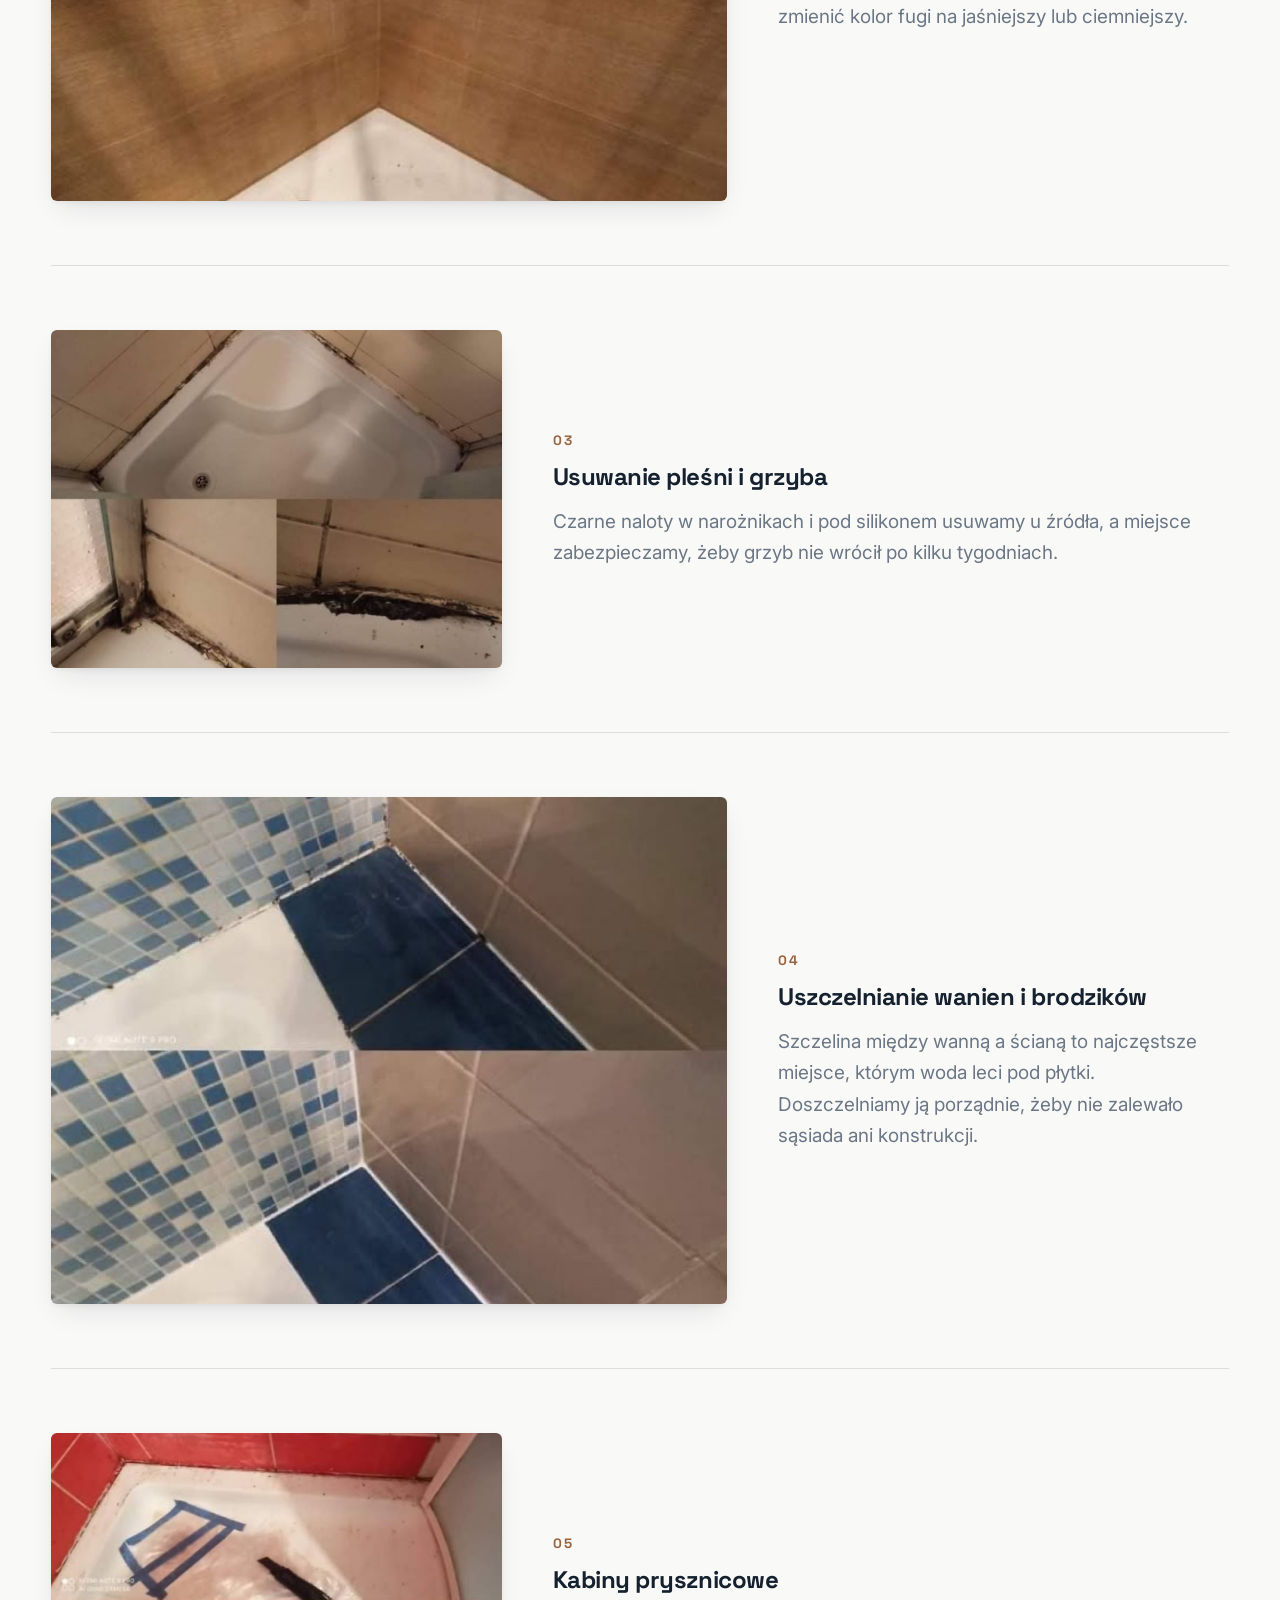
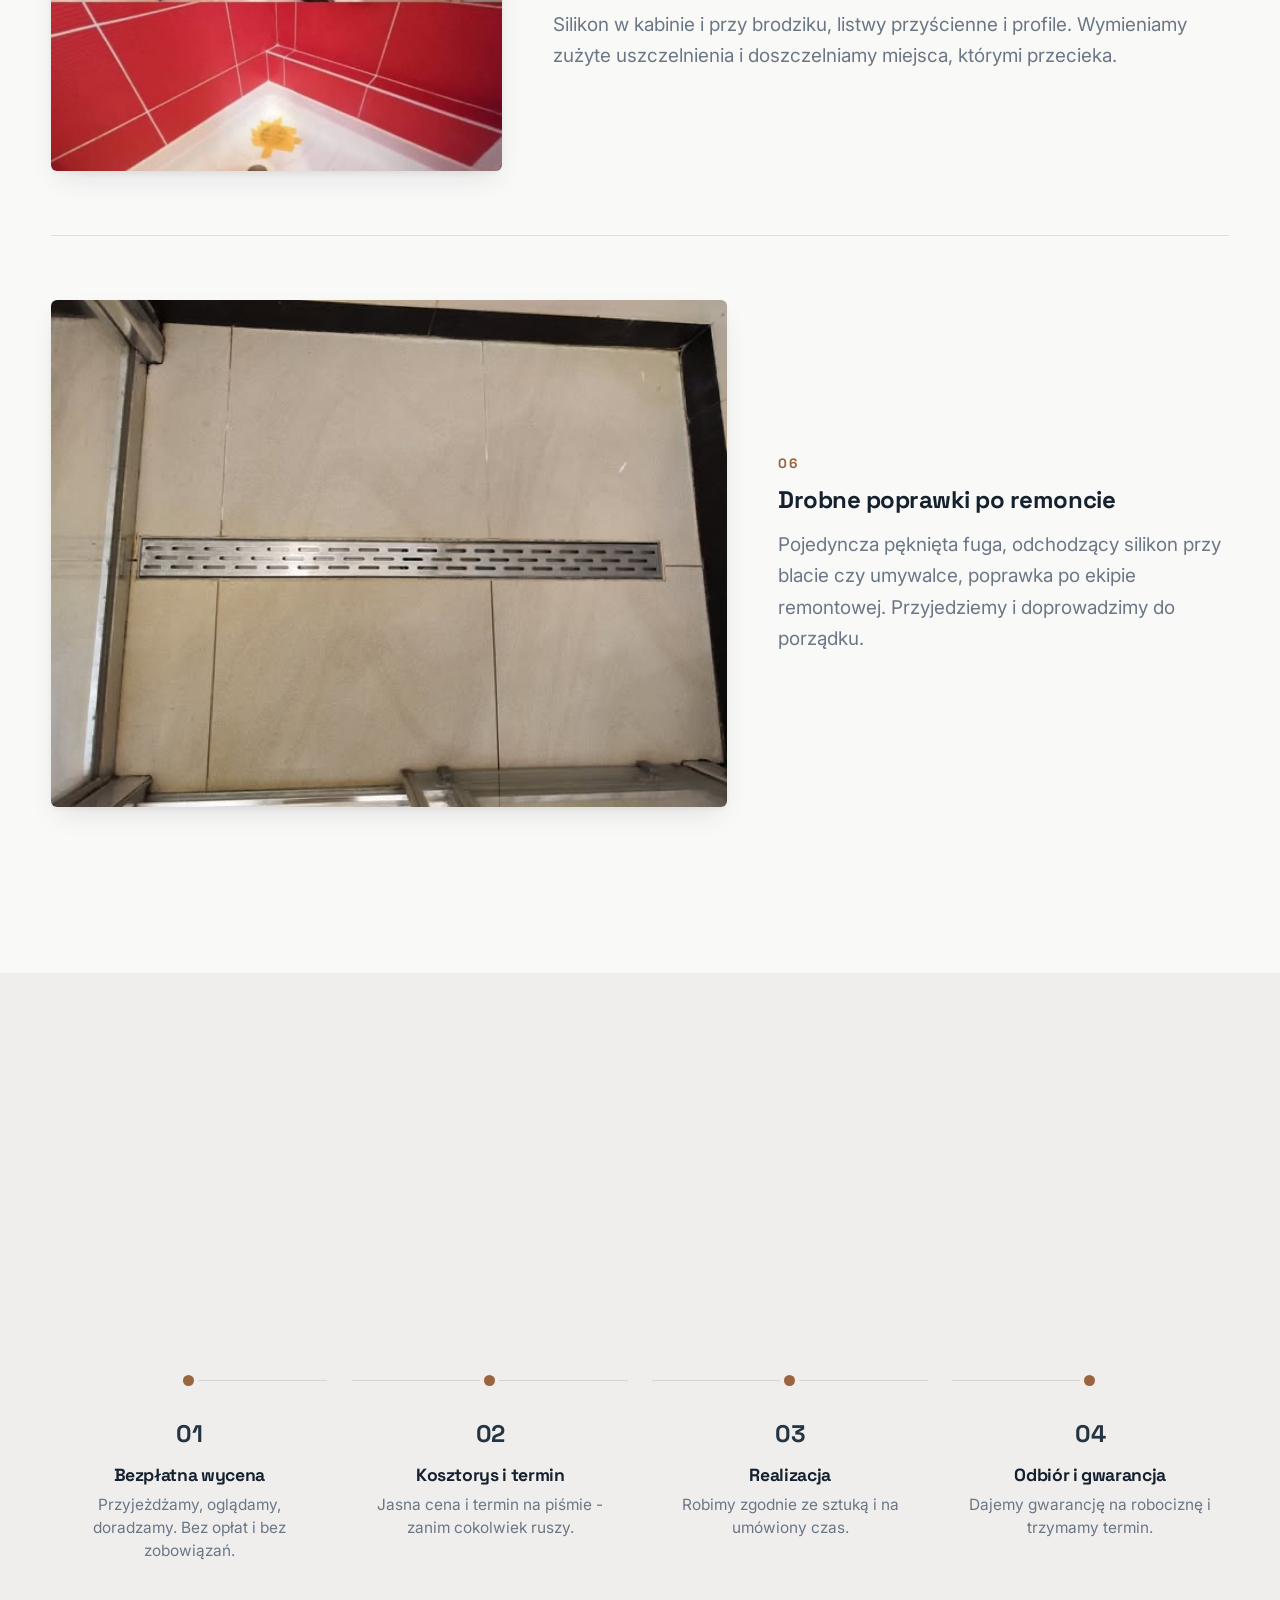
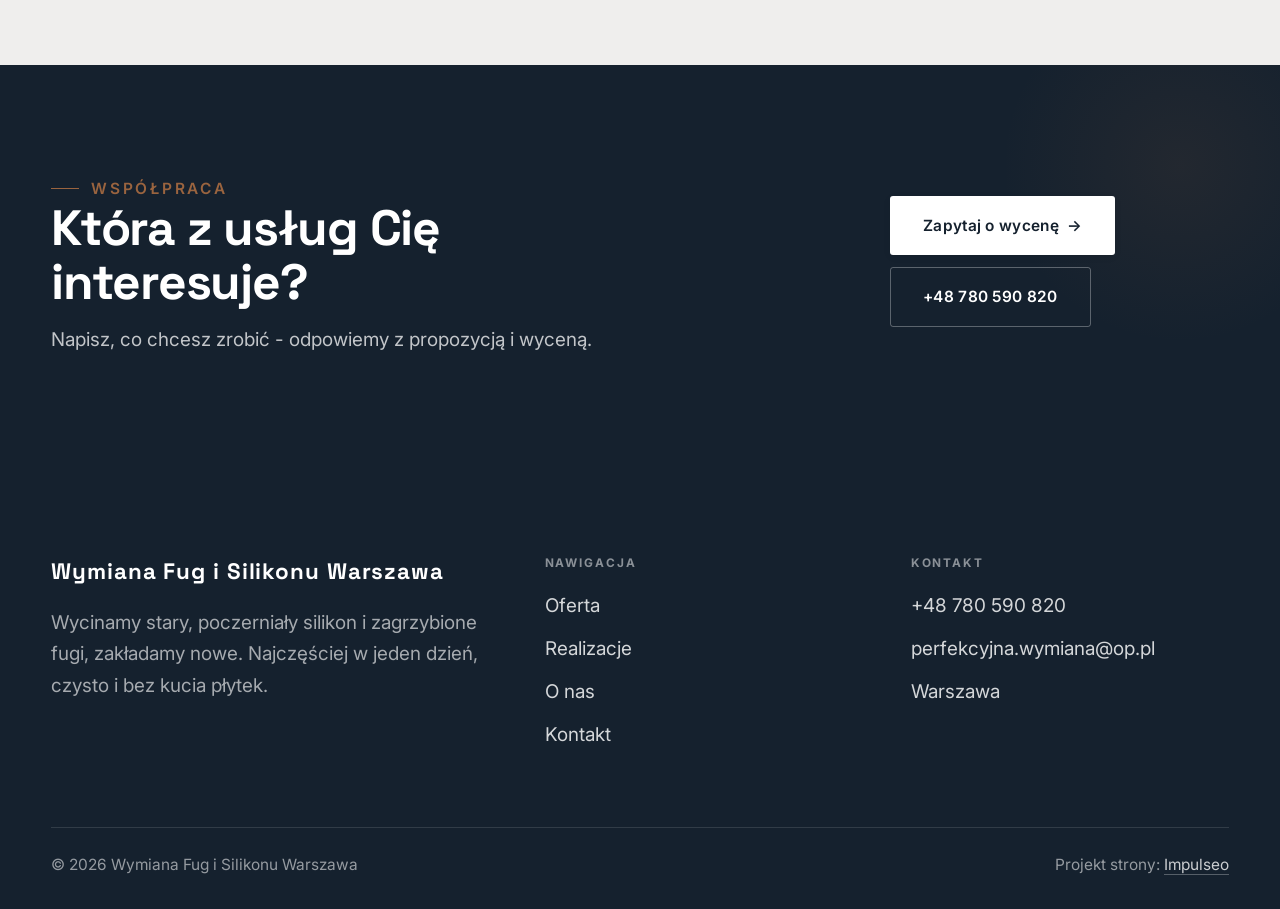
<file: oferta.html>
<!DOCTYPE html>
<html lang="pl">
<head>
<meta charset="UTF-8">
<meta name="viewport" content="width=device-width, initial-scale=1.0">
<title>Oferta - Wymiana Fug i Silikonu Warszawa</title>
<meta name="description" content="Wymiana silikonu i renowacja fug w łazienkach - Warszawa i okolice. Wycinamy stary, poczerniały silikon i zagrzybione fugi, zakładamy nowe. Wanny, brodziki, kabiny prysznicowe. Czysto, bez kucia, najczęściej w jeden dzień. Zadzwoń: 780 590 820.">
<link rel="preconnect" href="https://fonts.googleapis.com">
<link rel="preconnect" href="https://fonts.gstatic.com" crossorigin>
<link href="https://fonts.googleapis.com/css2?family=Space+Grotesk:wght@500;600;700&family=Inter:wght@400;500;600&display=swap" rel="stylesheet">
<link rel="stylesheet" href="assets/styles.css">
</head>
<body>

<header class="nav">
  <div class="wrap nav-inner">
    <a class="brand" href="index.html"><span class="name">Wymiana Fug i Silikonu Warszawa</span><span class="sub">Warszawa</span></a>
    <nav class="nav-links">
      <a href="oferta.html" class="active">Oferta</a>
      <a href="realizacje.html">Realizacje</a>
      <a href="o-nas.html">O nas</a>
      <a href="kontakt.html">Kontakt</a>
      <a href="tel:+48780590820" class="btn btn-accent">Zadzwoń +48 780 590 820</a>
    </nav>
    <button class="nav-toggle" aria-label="Menu"><span></span><span></span><span></span></button>
  </div>
</header>

<section class="pagehead">
  <img src="img/g7.jpg" alt="Wymiana Fug i Silikonu Warszawa - Zakres usług">
  <div class="wrap">
    <span class="eyebrow">Co robimy</span>
    <h1>Zakres usług</h1>
    <p>Zajmujemy się jedną, konkretną rzeczą i robimy ją dobrze: wymianą silikonu i renowacją fug w łazienkach. Powiedz, co się dzieje - poczerniały silikon, wykruszone fugi, pleśń w narożniku - a my wycenimy i umówimy termin.</p>
  </div>
</section>
<section>
  <div class="wrap">
    <div class="svc-row reveal">
      <div class="svc-row-art"><img src="img/g1.jpg" alt="Wymiana silikonu" loading="lazy"></div>
      <div>
        <span class="num">01</span>
        <h3>Wymiana silikonu</h3>
        <p class="muted">Stary, poczerniały silikon wokół wanny, brodzika i umywalki wycinamy do czysta i nakładamy nowy, sanitarny z dodatkiem przeciw grzybowi. Równa, gładka fuga bez zacieków.</p>
      </div>
    </div>
    <div class="svc-row rev reveal">
      <div class="svc-row-art"><img src="img/g2.jpg" alt="Renowacja i wymiana fug" loading="lazy"></div>
      <div>
        <span class="num">02</span>
        <h3>Renowacja i wymiana fug</h3>
        <p class="muted">Wykruszone i zagrzybione fugi między płytkami wybieramy i fugujemy od nowa. Można przy okazji zmienić kolor fugi na jaśniejszy lub ciemniejszy.</p>
      </div>
    </div>
    <div class="svc-row reveal">
      <div class="svc-row-art"><img src="img/g3.jpg" alt="Usuwanie pleśni i grzyba" loading="lazy"></div>
      <div>
        <span class="num">03</span>
        <h3>Usuwanie pleśni i grzyba</h3>
        <p class="muted">Czarne naloty w narożnikach i pod silikonem usuwamy u źródła, a miejsce zabezpieczamy, żeby grzyb nie wrócił po kilku tygodniach.</p>
      </div>
    </div>
    <div class="svc-row rev reveal">
      <div class="svc-row-art"><img src="img/g4.jpg" alt="Uszczelnianie wanien i brodzików" loading="lazy"></div>
      <div>
        <span class="num">04</span>
        <h3>Uszczelnianie wanien i brodzików</h3>
        <p class="muted">Szczelina między wanną a ścianą to najczęstsze miejsce, którym woda leci pod płytki. Doszczelniamy ją porządnie, żeby nie zalewało sąsiada ani konstrukcji.</p>
      </div>
    </div>
    <div class="svc-row reveal">
      <div class="svc-row-art"><img src="img/g5.jpg" alt="Kabiny prysznicowe" loading="lazy"></div>
      <div>
        <span class="num">05</span>
        <h3>Kabiny prysznicowe</h3>
        <p class="muted">Silikon w kabinie i przy brodziku, listwy przyścienne i profile. Wymieniamy zużyte uszczelnienia i doszczelniamy miejsca, którymi przecieka.</p>
      </div>
    </div>
    <div class="svc-row rev reveal">
      <div class="svc-row-art"><img src="img/g6.jpg" alt="Drobne poprawki po remoncie" loading="lazy"></div>
      <div>
        <span class="num">06</span>
        <h3>Drobne poprawki po remoncie</h3>
        <p class="muted">Pojedyncza pęknięta fuga, odchodzący silikon przy blacie czy umywalce, poprawka po ekipie remontowej. Przyjedziemy i doprowadzimy do porządku.</p>
      </div>
    </div>
  </div>
</section>
<section class="proces">
  <div class="wrap">
    <div class="head center reveal">
      <span class="eyebrow">Jak pracujemy</span>
      <h2>Wiesz, na czym stoisz - na każdym etapie</h2>
      <p>Prosty, przewidywalny proces. Bez niespodzianek i bez naciągania.</p>
    </div>
    <ol class="proces-line">
      <li class="reveal"><span class="pno">01</span><h3>Bezpłatna wycena</h3><p>Przyjeżdżamy, oglądamy, doradzamy. Bez opłat i bez zobowiązań.</p></li>
      <li class="reveal"><span class="pno">02</span><h3>Kosztorys i termin</h3><p>Jasna cena i termin na piśmie - zanim cokolwiek ruszy.</p></li>
      <li class="reveal"><span class="pno">03</span><h3>Realizacja</h3><p>Robimy zgodnie ze sztuką i na umówiony czas.</p></li>
      <li class="reveal"><span class="pno">04</span><h3>Odbiór i gwarancja</h3><p>Dajemy gwarancję na robociznę i trzymamy termin.</p></li>
    </ol>
  </div>
</section>
<section class="cta">
  <div class="wrap">
    <div class="reveal">
      <span class="eyebrow">Współpraca</span>
      <h2>Która z usług Cię interesuje?</h2>
      <p>Napisz, co chcesz zrobić - odpowiemy z propozycją i wyceną.</p>
    </div>
    <div class="cta-actions reveal">
      <a href="kontakt.html" class="btn btn-light">Zapytaj o wycenę <span class="arr">→</span></a>
      <a href="tel:+48780590820" class="btn btn-ghost" style="color:#fff;border-color:rgba(255,255,255,.3)">+48 780 590 820</a>
    </div>
  </div>
</section>

<footer>
  <div class="wrap">
    <div class="foot-grid">
      <div class="foot-brand">
        <div class="name">Wymiana Fug i Silikonu Warszawa</div>
        <p>Wycinamy stary, poczerniały silikon i zagrzybione fugi, zakładamy nowe. Najczęściej w jeden dzień, czysto i bez kucia płytek.</p>
      </div>
      <div class="foot-col">
        <h4>Nawigacja</h4>
        <a href="oferta.html">Oferta</a>
        <a href="realizacje.html">Realizacje</a>
        <a href="o-nas.html">O nas</a>
        <a href="kontakt.html">Kontakt</a>
      </div>
      <div class="foot-col">
        <h4>Kontakt</h4>
        <a href="tel:+48780590820">+48 780 590 820</a>
        <a href="mailto:perfekcyjna.wymiana@op.pl">perfekcyjna.wymiana@op.pl</a>
        <p>Warszawa</p>
      </div>
    </div>
    <div class="foot-bot">
      <span>© 2026 Wymiana Fug i Silikonu Warszawa</span>
      <span>Projekt strony: <a class="foot-credit" href="https://impulseo.pl" target="_blank" rel="noopener">Impulseo</a></span>
    </div>
  </div>
</footer>
<div class="sticky-call"><a class="sc-call" href="tel:+48780590820"><svg class="ico-tel" width="16" height="16" viewBox="0 0 24 24" fill="none" aria-hidden="true"><path d="M6.6 10.8a15.5 15.5 0 0 0 6.6 6.6l2.2-2.2a1 1 0 0 1 1-.24 11.4 11.4 0 0 0 3.6.58 1 1 0 0 1 1 1V20a1 1 0 0 1-1 1A17 17 0 0 1 3 4a1 1 0 0 1 1-1h3.5a1 1 0 0 1 1 1c0 1.25.2 2.46.58 3.6a1 1 0 0 1-.25 1l-2.23 2.2Z" fill="currentColor"/></svg> Zadzwoń</a><a class="sc-quote" href="kontakt.html">Bezpłatna wycena</a></div>

<script src="assets/main.js"></script>
</body>
</html>
</file>
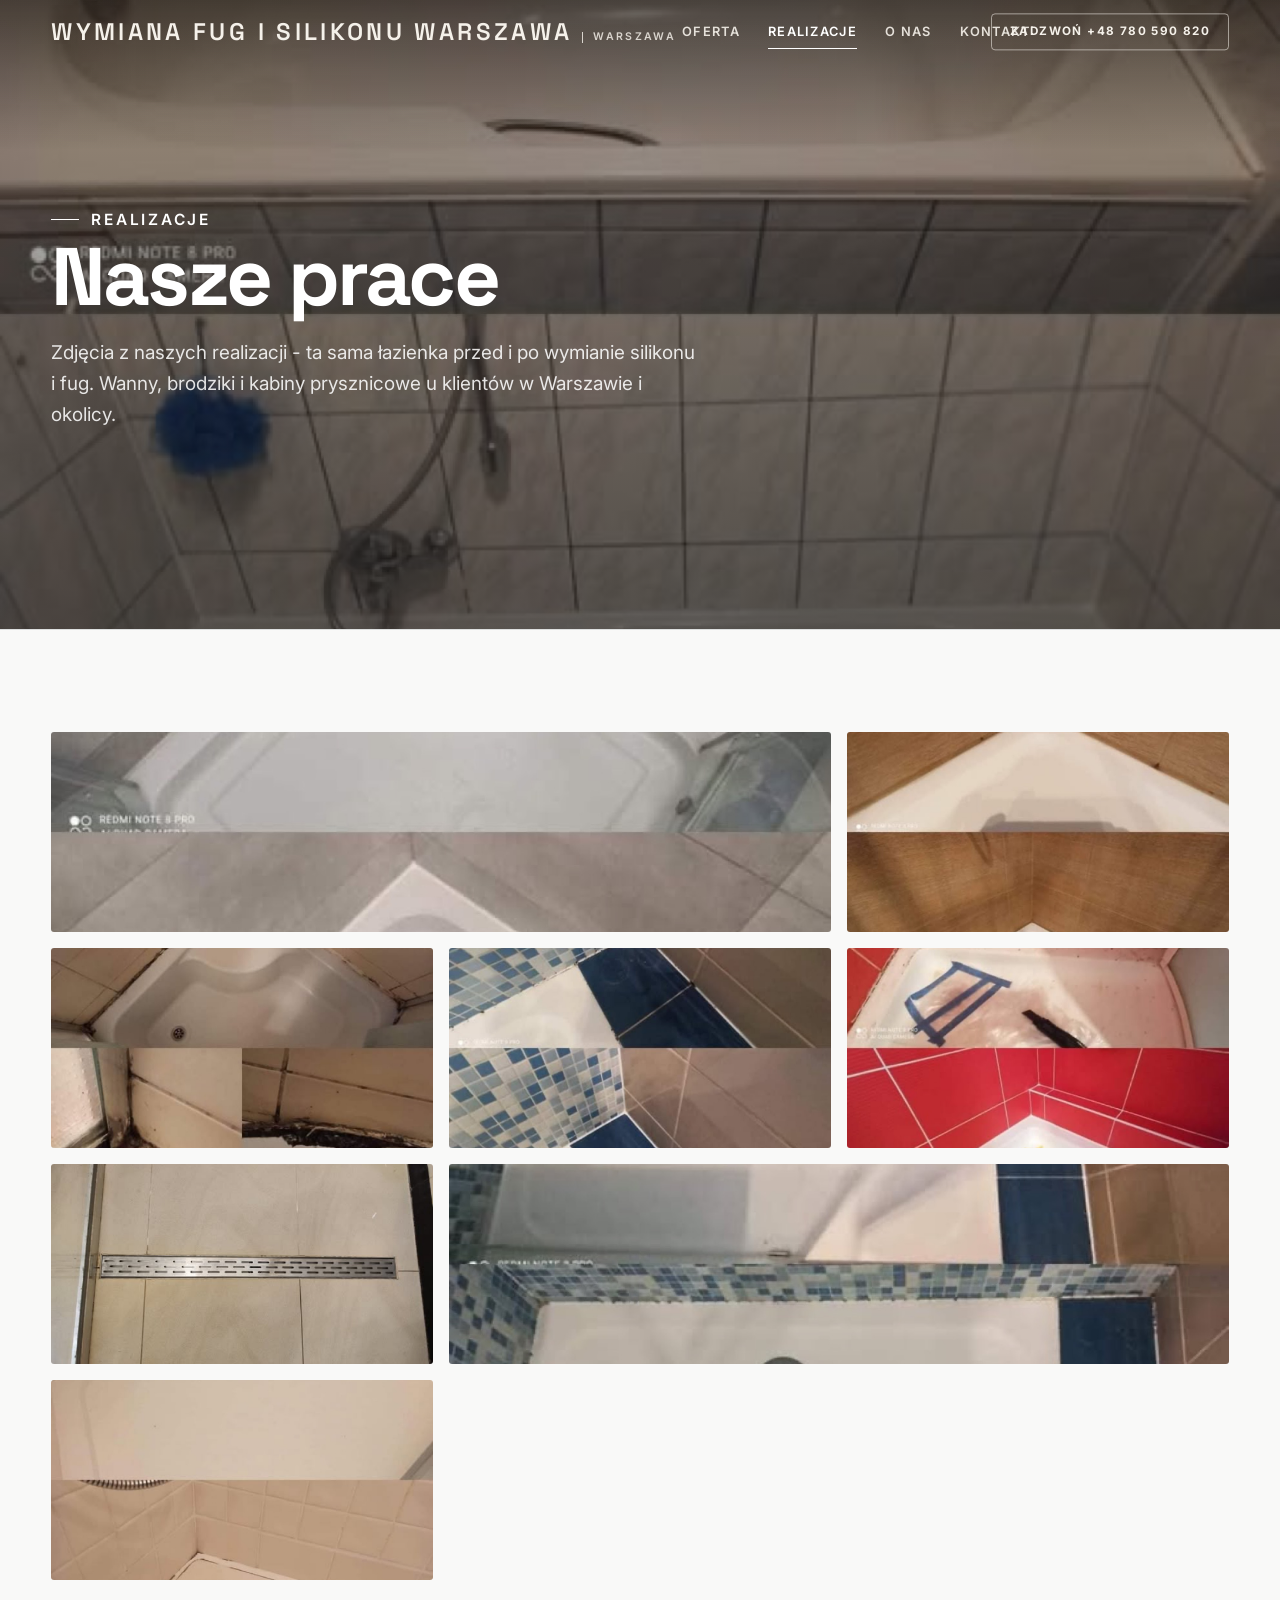
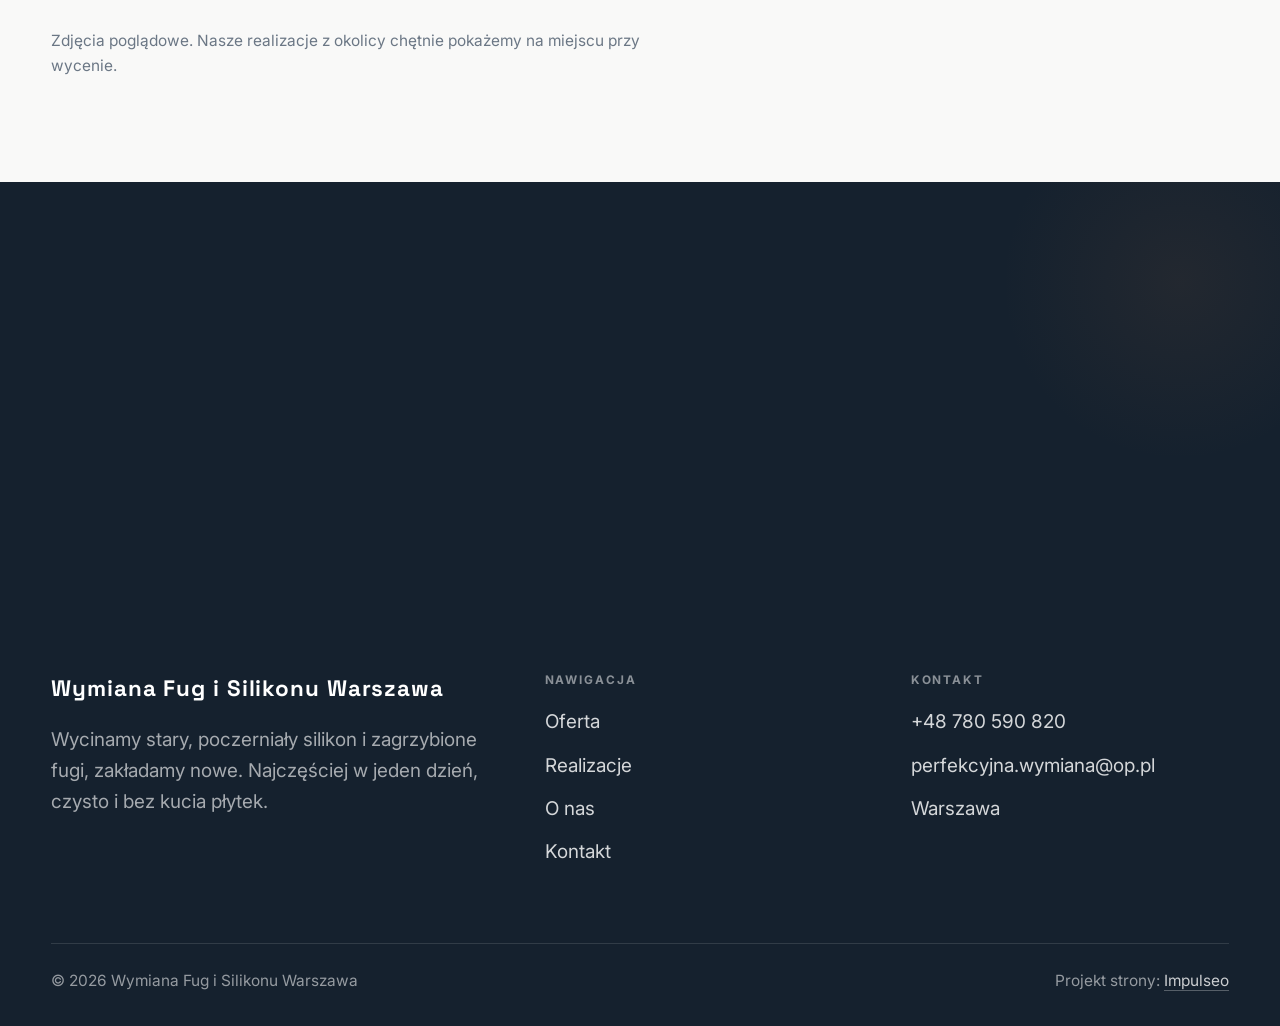
<file: realizacje.html>
<!DOCTYPE html>
<html lang="pl">
<head>
<meta charset="UTF-8">
<meta name="viewport" content="width=device-width, initial-scale=1.0">
<title>Realizacje - Wymiana Fug i Silikonu Warszawa</title>
<meta name="description" content="Realizacje Wymiana Fug i Silikonu Warszawa: Wanna po wymianie silikonu, Brodzik prysznicowy - przed i po, Narożnik z płytek drewnopodobnych, Usunięta pleśń w narożniku wanny, Wanna przy mozaice - świeży silikon">
<link rel="preconnect" href="https://fonts.googleapis.com">
<link rel="preconnect" href="https://fonts.gstatic.com" crossorigin>
<link href="https://fonts.googleapis.com/css2?family=Space+Grotesk:wght@500;600;700&family=Inter:wght@400;500;600&display=swap" rel="stylesheet">
<link rel="stylesheet" href="assets/styles.css">
</head>
<body>

<header class="nav">
  <div class="wrap nav-inner">
    <a class="brand" href="index.html"><span class="name">Wymiana Fug i Silikonu Warszawa</span><span class="sub">Warszawa</span></a>
    <nav class="nav-links">
      <a href="oferta.html">Oferta</a>
      <a href="realizacje.html" class="active">Realizacje</a>
      <a href="o-nas.html">O nas</a>
      <a href="kontakt.html">Kontakt</a>
      <a href="tel:+48780590820" class="btn btn-accent">Zadzwoń +48 780 590 820</a>
    </nav>
    <button class="nav-toggle" aria-label="Menu"><span></span><span></span><span></span></button>
  </div>
</header>

<section class="pagehead">
  <img src="img/about.jpg" alt="Wymiana Fug i Silikonu Warszawa - Nasze prace">
  <div class="wrap">
    <span class="eyebrow">Realizacje</span>
    <h1>Nasze prace</h1>
    <p>Zdjęcia z naszych realizacji - ta sama łazienka przed i po wymianie silikonu i fug. Wanny, brodziki i kabiny prysznicowe u klientów w Warszawie i okolicy.</p>
  </div>
</section>
<section>
  <div class="wrap">
    <div class="gallery">
      <div class="tile t-two3 reveal"><img src="img/g1.jpg" alt="Wanna po wymianie silikonu" loading="lazy"><div class="cap">Wanna po wymianie silikonu</div></div>
      <div class="tile t-third reveal"><img src="img/g2.jpg" alt="Brodzik prysznicowy - przed i po" loading="lazy"><div class="cap">Brodzik prysznicowy - przed i po</div></div>
      <div class="tile t-third reveal"><img src="img/g3.jpg" alt="Narożnik z płytek drewnopodobnych" loading="lazy"><div class="cap">Narożnik z płytek drewnopodobnych</div></div>
      <div class="tile t-third reveal"><img src="img/g4.jpg" alt="Usunięta pleśń w narożniku wanny" loading="lazy"><div class="cap">Usunięta pleśń w narożniku wanny</div></div>
      <div class="tile t-third reveal"><img src="img/g5.jpg" alt="Wanna przy mozaice - świeży silikon" loading="lazy"><div class="cap">Wanna przy mozaice - świeży silikon</div></div>
      <div class="tile t-third reveal"><img src="img/g6.jpg" alt="Silikon w kolorowej łazience" loading="lazy"><div class="cap">Silikon w kolorowej łazience</div></div>
      <div class="tile t-two3 reveal"><img src="img/g7.jpg" alt="Doszczelniony odpływ liniowy" loading="lazy"><div class="cap">Doszczelniony odpływ liniowy</div></div>
      <div class="tile t-third reveal"><img src="img/g8.jpg" alt="Wanna z niebieskim akcentem" loading="lazy"><div class="cap">Wanna z niebieskim akcentem</div></div>
    </div>
    <p class="muted reveal" style="margin-top:var(--space-7);font-size:var(--text-sm);max-width:62ch">Zdjęcia poglądowe. Nasze realizacje z okolicy chętnie pokażemy na miejscu przy wycenie.</p>
  </div>
</section>
<section class="cta">
  <div class="wrap">
    <div class="reveal">
      <span class="eyebrow">Współpraca</span>
      <h2>Spodobały Ci się nasze prace?</h2>
      <p>Opowiedz, co trzeba zrobić - przygotujemy wycenę dopasowaną do potrzeb.</p>
    </div>
    <div class="cta-actions reveal">
      <a href="kontakt.html" class="btn btn-light">Zapytaj o wycenę <span class="arr">→</span></a>
      <a href="tel:+48780590820" class="btn btn-ghost" style="color:#fff;border-color:rgba(255,255,255,.3)">+48 780 590 820</a>
    </div>
  </div>
</section>

<footer>
  <div class="wrap">
    <div class="foot-grid">
      <div class="foot-brand">
        <div class="name">Wymiana Fug i Silikonu Warszawa</div>
        <p>Wycinamy stary, poczerniały silikon i zagrzybione fugi, zakładamy nowe. Najczęściej w jeden dzień, czysto i bez kucia płytek.</p>
      </div>
      <div class="foot-col">
        <h4>Nawigacja</h4>
        <a href="oferta.html">Oferta</a>
        <a href="realizacje.html">Realizacje</a>
        <a href="o-nas.html">O nas</a>
        <a href="kontakt.html">Kontakt</a>
      </div>
      <div class="foot-col">
        <h4>Kontakt</h4>
        <a href="tel:+48780590820">+48 780 590 820</a>
        <a href="mailto:perfekcyjna.wymiana@op.pl">perfekcyjna.wymiana@op.pl</a>
        <p>Warszawa</p>
      </div>
    </div>
    <div class="foot-bot">
      <span>© 2026 Wymiana Fug i Silikonu Warszawa</span>
      <span>Projekt strony: <a class="foot-credit" href="https://impulseo.pl" target="_blank" rel="noopener">Impulseo</a></span>
    </div>
  </div>
</footer>
<div class="sticky-call"><a class="sc-call" href="tel:+48780590820"><svg class="ico-tel" width="16" height="16" viewBox="0 0 24 24" fill="none" aria-hidden="true"><path d="M6.6 10.8a15.5 15.5 0 0 0 6.6 6.6l2.2-2.2a1 1 0 0 1 1-.24 11.4 11.4 0 0 0 3.6.58 1 1 0 0 1 1 1V20a1 1 0 0 1-1 1A17 17 0 0 1 3 4a1 1 0 0 1 1-1h3.5a1 1 0 0 1 1 1c0 1.25.2 2.46.58 3.6a1 1 0 0 1-.25 1l-2.23 2.2Z" fill="currentColor"/></svg> Zadzwoń</a><a class="sc-quote" href="kontakt.html">Bezpłatna wycena</a></div>

<script src="assets/main.js"></script>
</body>
</html>
</file>
<file: assets/styles.css>
/* ============================================================
   STOLBASZ — premium, architektoniczny B2B fit-out
   Jasna paleta, zero brązu. System wg premium-web-craft.
   Projekt strony: Impulseo (impulseo.pl)
   ============================================================ */

:root{
  /* PALETA — jasna, architektoniczna, chłodna */
  --paper:#F4F6F8;          /* główne tło */
  --paper-2:#E7EBEF;        /* sekcje alternatywne (chłodny jasny szary) */
  --paper-3:#E7EBEF;        /* delikatne wypełnienia */
  --ink:#15212E;            /* tekst główny — chłodny grafit */
  --ink-soft:#243443;       /* nagłówki drugorzędne */
  --muted:#6B7785;          /* tekst poboczny */
  --line:rgba(21,33,46,.12);/* hairline */
  --accent:#E8A317;         /* stonowany petrol-slate — jedyny akcent */
  --accent-d:#C9870C;
  --accent-soft:rgba(232,163,23,.10);
  --dark:#15212E;           /* sekcje ciemne (stopka/CTA) */

  /* ODSTĘPY — skala 4/8 */
  --space-1:4px; --space-2:8px; --space-3:12px; --space-4:16px; --space-5:24px;
  --space-6:32px; --space-7:48px; --space-8:64px; --space-9:96px; --space-10:128px;

  /* TYPOGRAFIA — fluid clamp() (skala podbita 16.07.2026: większe, czytelniejsze litery — uwaga Adama) */
  --text-sm:clamp(.9rem,.87rem + .12vw,1rem);
  --text-base:clamp(1.08rem,1.04rem + .18vw,1.2rem);
  --text-lg:clamp(1.24rem,1.15rem + .34vw,1.44rem);
  --text-h3:clamp(1.34rem,1.22rem + .55vw,1.66rem);
  --text-h2:clamp(2.1rem,1.66rem + 2.1vw,3.1rem);
  --text-h1:clamp(2.9rem,2.1rem + 4vw,5.1rem);

  /* PROMIENIE — architektoniczne, raczej ostre */
  --r-sm:3px; --r-md:6px; --r-lg:10px;

  /* RUCH */
  --ease:cubic-bezier(.25,.46,.45,.94); --dur:.24s;

  /* CIENIE — miękkie, warstwowe */
  --sh-sm:0 1px 2px rgba(16,24,32,.04), 0 2px 8px rgba(16,24,32,.05);
  --sh-md:0 2px 6px rgba(16,24,32,.05), 0 12px 28px -8px rgba(16,24,32,.12);
  --sh-lg:0 6px 14px rgba(16,24,32,.07), 0 26px 56px -18px rgba(16,24,32,.22);

  --hairline:1px solid var(--line);

  --font-display:'Space Grotesk','Inter',sans-serif;
  --font-body:'Inter',sans-serif;
}

*{box-sizing:border-box;margin:0;padding:0}
html{scroll-behavior:smooth}
body{
  font-family:var(--font-body);
  font-size:var(--text-base);
  line-height:1.65;
  color:var(--ink);
  background:var(--paper);
  -webkit-font-smoothing:antialiased;
  text-rendering:optimizeLegibility;
}
img{max-width:100%;display:block}
a{color:inherit;text-decoration:none}

.wrap{width:min(92%,1180px);margin-inline:auto}
section{padding-block:clamp(52px,6.5vw,96px)}

h1,h2,h3{font-family:var(--font-display);font-weight:700;line-height:1.08;letter-spacing:-.02em;color:var(--ink)}
h1{font-size:var(--text-h1);letter-spacing:-.035em}
h2{font-size:var(--text-h2);letter-spacing:-.025em}
h3{font-size:var(--text-h3)}
p{max-width:65ch}

.eyebrow{
  font-family:var(--font-body);
  font-size:var(--text-sm);
  font-weight:600;
  letter-spacing:.18em;
  text-transform:uppercase;
  color:var(--accent);
  display:inline-flex;align-items:center;gap:var(--space-3);
}
.eyebrow::before{content:"";width:28px;height:1px;background:var(--accent);display:inline-block}

.muted{color:var(--muted)}
.lead{font-size:var(--text-lg);line-height:1.55;color:var(--ink-soft);max-width:50ch}

/* ---------- BUTTONS ---------- */
.btn{
  display:inline-flex;align-items:center;gap:var(--space-2);
  font-weight:600;font-size:var(--text-sm);letter-spacing:.02em;
  padding:var(--space-4) var(--space-6);
  border-radius:var(--r-sm);
  transition:transform var(--dur) var(--ease),box-shadow var(--dur) var(--ease),background var(--dur) var(--ease);
  cursor:pointer;border:1px solid transparent;
}
.btn-accent{background:var(--accent);color:#fff;box-shadow:var(--sh-sm)}
.btn-accent:hover{background:var(--accent-d);transform:translateY(-2px);box-shadow:var(--sh-md)}
.btn-accent:active{transform:translateY(0);box-shadow:var(--sh-sm)}
.btn-ghost{background:transparent;color:var(--ink);border-color:var(--line)}
.btn-ghost:hover{border-color:var(--accent);color:var(--accent);transform:translateY(-2px)}
.btn-light{background:#fff;color:var(--ink);box-shadow:var(--sh-sm)}
.btn-light:hover{transform:translateY(-2px);box-shadow:var(--sh-md)}
.btn .arr{transition:transform var(--dur) var(--ease)}
.btn:hover .arr{transform:translateX(4px)}

/* ---------- NAV ---------- */
.nav{
  position:sticky;top:0;z-index:50;
  background:color-mix(in srgb,var(--paper) 88%,transparent);
  backdrop-filter:saturate(140%) blur(10px);
  border-bottom:var(--hairline);
}
.nav-inner{display:flex;align-items:center;justify-content:space-between;height:72px}
.brand{display:flex;flex-direction:column;line-height:1}
.brand .name{font-family:var(--font-display);font-weight:800;font-size:1.35rem;letter-spacing:.04em}
.brand .sub{font-size:.62rem;letter-spacing:.34em;text-transform:uppercase;color:var(--muted);margin-top:5px}
.nav-links{display:flex;align-items:center;gap:var(--space-6)}
.nav-links a{font-size:var(--text-sm);font-weight:500;color:var(--ink-soft);position:relative;padding-block:4px;transition:color var(--dur) var(--ease)}
.nav-links a::after{content:"";position:absolute;left:0;bottom:0;width:0;height:1.5px;background:var(--accent);transition:width var(--dur) var(--ease)}
.nav-links a:hover,.nav-links a.active{color:var(--ink)}
.nav-links a:hover::after,.nav-links a.active::after{width:100%}
.nav-links .btn{padding:var(--space-2) var(--space-5)}
/* przyciski w nav: właściwy kolor (przebij .nav-links a) + bez podkreślenia */
.nav-links a.btn-accent{color:#fff}
.nav-links a.btn-ghost,.nav-links a.btn-light{color:var(--ink)}
.nav-links a.btn::after{display:none}
.nav-toggle{display:none;background:none;border:none;cursor:pointer;flex-direction:column;gap:5px;padding:8px}
.nav-toggle span{width:24px;height:2px;background:var(--ink);transition:var(--dur)}

/* ---------- HERO (split) ---------- */
.hero{position:relative;overflow:hidden;border-bottom:var(--hairline)}
.hero-grid{display:grid;grid-template-columns:1.05fr .95fr;gap:clamp(24px,4vw,60px);align-items:center;
  padding-block:clamp(36px,4.5vw,64px)}
.hero-copy .eyebrow{margin-bottom:var(--space-5)}
.hero-copy h1{margin-bottom:var(--space-5)}
.hero-copy .lead{margin-bottom:var(--space-7)}
.hero-actions{display:flex;flex-wrap:wrap;gap:var(--space-4)}
.hero-art{position:relative;aspect-ratio:4/3;border-radius:var(--r-lg);overflow:hidden;box-shadow:var(--sh-lg)}
.hero-art img{width:100%;height:100%;object-fit:cover}
.hero-art::after{content:"";position:absolute;inset:0;background:linear-gradient(180deg,transparent 55%,rgba(18,24,28,.28))}
.hero-badge{position:absolute;left:var(--space-5);bottom:var(--space-5);z-index:2;
  background:rgba(252,252,251,.94);backdrop-filter:blur(4px);
  border-radius:var(--r-md);padding:var(--space-4) var(--space-5);box-shadow:var(--sh-md);max-width:78%}
.hero-badge strong{display:block;font-family:var(--font-display);font-size:1rem;letter-spacing:-.01em}
.hero-badge span{font-size:var(--text-sm);color:var(--muted)}

/* ---------- HERO duży / kinowy (strona główna) ---------- */
.hero-cine{position:relative;min-height:clamp(560px,82vh,840px);min-height:clamp(560px,82svh,840px);display:flex;align-items:center;overflow:hidden;border-bottom:var(--hairline)}
.hero-cine>img{position:absolute;inset:0;width:100%;height:100%;object-fit:cover;z-index:0}
.hero-cine::after{content:"";position:absolute;inset:0;z-index:1;
  background:linear-gradient(95deg,rgba(13,18,23,.86) 0%,rgba(13,18,23,.64) 32%,rgba(13,18,23,.24) 62%,rgba(13,18,23,.04) 100%)}
.hero-cine .wrap{position:relative;z-index:2;padding-block:var(--space-8)}
.hero-cine .hero-copy{max-width:660px}
.hero-cine .eyebrow{color:#fff;margin-bottom:var(--space-5)}
.hero-cine .eyebrow::before{background:#fff}
.hero-cine h1{color:#fff;margin-bottom:var(--space-5);font-size:clamp(2.9rem,2rem + 4.4vw,5.2rem)}
.hero-cine .lead{color:rgba(255,255,255,.92);max-width:48ch;margin-bottom:var(--space-7)}
.hero-cine .hero-actions{display:flex;flex-wrap:wrap;gap:var(--space-4)}
@media(max-width:680px){
  .hero-cine{min-height:clamp(520px,76vh,640px);min-height:clamp(520px,76svh,640px);align-items:flex-end}
  .hero-cine::after{background:linear-gradient(0deg,rgba(13,18,23,.9) 6%,rgba(13,18,23,.45) 55%,rgba(13,18,23,.25) 100%)}
  .hero-cine .wrap{padding-bottom:var(--space-9)}
}

/* full-bleed hero variant (podstrony) */
.pagehead{position:relative;min-height:46vh;min-height:46svh;display:flex;align-items:flex-end;overflow:hidden;border-bottom:var(--hairline)}
.pagehead img{position:absolute;inset:0;width:100%;height:100%;object-fit:cover}
.pagehead::after{content:"";position:absolute;inset:0;background:linear-gradient(180deg,rgba(18,24,28,.25),rgba(18,24,28,.62))}
.pagehead .wrap{position:relative;z-index:2;padding-block:var(--space-9);color:#fff}
.pagehead h1{color:#fff;max-width:18ch}
.pagehead .eyebrow{color:#fff}
.pagehead .eyebrow::before{background:#fff}
.pagehead p{color:rgba(255,255,255,.86);margin-top:var(--space-4);max-width:54ch}

/* ---------- STRIP (pasek skrótów / liczby) ---------- */
.strip{background:var(--dark);color:#fff}
.strip .wrap{display:grid;grid-template-columns:repeat(4,1fr);gap:var(--space-6);padding-block:var(--space-8)}
.strip .item .k{font-family:var(--font-display);font-size:clamp(1.6rem,1.2rem + 1.4vw,2.4rem);font-weight:800;letter-spacing:-.02em;color:#fff}
.strip .item .v{font-size:var(--text-sm);color:rgba(255,255,255,.66);margin-top:var(--space-2);line-height:1.45}
.strip .item{border-left:2px solid var(--accent);padding-left:var(--space-5)}

/* ---------- SECTION HEAD ---------- */
.head{max-width:48rem;margin-bottom:var(--space-8)}
.head.center{margin-inline:auto;text-align:center}
.head .eyebrow{margin-bottom:var(--space-4)}
.head h2{margin-bottom:var(--space-4)}
.head p{color:var(--muted);font-size:var(--text-lg);line-height:1.55}
.head.center p{margin-inline:auto}

/* ---------- INTRO SPLIT ---------- */
.split{display:grid;grid-template-columns:.92fr 1.08fr;gap:clamp(28px,5vw,80px);align-items:center}
.split.rev{grid-template-columns:1.08fr .92fr}
.split.rev .split-art{order:-1}
.split-art{position:relative;aspect-ratio:5/4;border-radius:var(--r-lg);overflow:hidden;box-shadow:var(--sh-lg)}
.split-art img{width:100%;height:100%;object-fit:cover}
.split-copy h2{margin-bottom:var(--space-5)}
.split-copy p+p{margin-top:var(--space-4)}
.split-copy .btn{margin-top:var(--space-6)}

/* ---------- SERVICES (zakres) ---------- */
.svc-grid{display:grid;grid-template-columns:repeat(auto-fit,minmax(280px,1fr));gap:var(--space-5)}
.svc{background:#fff;border:var(--hairline);border-radius:var(--r-md);padding:var(--space-7) var(--space-6);
  transition:transform var(--dur) var(--ease),box-shadow var(--dur) var(--ease),border-color var(--dur) var(--ease);
  position:relative;overflow:hidden}
.svc::before{content:"";position:absolute;left:0;top:0;width:3px;height:0;background:var(--accent);transition:height var(--dur) var(--ease)}
.svc:hover{transform:translateY(-4px);box-shadow:var(--sh-md);border-color:transparent}
.svc:hover::before{height:100%}
.svc .ic{font-family:var(--font-display);font-size:.8rem;font-weight:700;letter-spacing:.12em;color:var(--accent);margin-bottom:var(--space-4)}
.svc h3{margin-bottom:var(--space-3);font-size:1.22rem}
.svc p{color:var(--muted);font-size:var(--text-base);line-height:1.6}

/* big detailed service rows */
.svc-row{display:grid;grid-template-columns:.8fr 1.2fr;gap:clamp(20px,4vw,60px);align-items:center;padding-block:var(--space-8)}
.svc-row+.svc-row{border-top:var(--hairline)}
.svc-row.rev{grid-template-columns:1.2fr .8fr}
.svc-row.rev .svc-row-art{order:-1}
.svc-row-art{aspect-ratio:4/3;border-radius:var(--r-md);overflow:hidden;box-shadow:var(--sh-md)}
.svc-row-art img{width:100%;height:100%;object-fit:cover}
.svc-row h3{font-size:1.5rem;margin-bottom:var(--space-4)}
.svc-row .num{font-family:var(--font-display);font-size:.85rem;font-weight:700;letter-spacing:.14em;color:var(--accent);display:block;margin-bottom:var(--space-3)}
.svc-row ul{list-style:none;margin-top:var(--space-4);display:flex;flex-direction:column;gap:var(--space-2)}
.svc-row li{position:relative;padding-left:var(--space-5);color:var(--muted);font-size:var(--text-base)}
.svc-row li::before{content:"";position:absolute;left:0;top:.62em;width:8px;height:1px;background:var(--accent)}

/* ---------- GALLERY (realizacje) ---------- */
.gallery{display:grid;grid-template-columns:repeat(12,1fr);gap:var(--space-4);grid-auto-rows:200px}
/* GALERIA MASONRY — pionowe zdjęcia (portrety beauty/wellness) bez przycinania: kolumny, height auto */
.gallery-masonry{column-count:3;column-gap:var(--space-4)}
@media(max-width:900px){.gallery-masonry{column-count:2}}
@media(max-width:560px){.gallery-masonry{column-count:1}}
.gallery-masonry .m-tile{break-inside:avoid;margin:0 0 var(--space-4);padding:0;position:relative;overflow:hidden;border-radius:var(--r-md);border:1px solid var(--line)}
.gallery-masonry .m-tile img{width:100%;height:auto;display:block}
.gallery-masonry .m-tile .cap{position:absolute;left:0;right:0;bottom:0;padding:var(--space-4);color:#fff;background:linear-gradient(0deg,rgba(0,0,0,.55),transparent);font-size:var(--text-sm)}
.gallery-masonry .m-tile .cap small{display:block;font-weight:400;opacity:.78;letter-spacing:.04em;text-transform:uppercase;font-size:.66rem;margin-top:3px}
.tile{position:relative;overflow:hidden;border-radius:var(--r-md);box-shadow:var(--sh-sm);
  transition:transform var(--dur) var(--ease),box-shadow var(--dur) var(--ease)}
.tile img{width:100%;height:100%;object-fit:cover;transition:transform .6s var(--ease)}
.tile:hover{box-shadow:var(--sh-md)}
.tile:hover img{transform:scale(1.05)}
.tile .cap{position:absolute;left:0;right:0;bottom:0;padding:var(--space-5) var(--space-4) var(--space-4);
  background:linear-gradient(transparent,rgba(18,24,28,.78));color:#fff;
  font-size:var(--text-sm);font-weight:600;letter-spacing:.01em;
  opacity:0;transform:translateY(8px);transition:var(--dur) var(--ease)}
.tile:hover .cap{opacity:1;transform:translateY(0)}
.tile .cap small{display:block;font-weight:400;opacity:.78;letter-spacing:.04em;text-transform:uppercase;font-size:.66rem;margin-top:3px}
/* bento spans */
.t-wide{grid-column:span 6}
.t-tall{grid-column:span 6;grid-row:span 2}
.t-std{grid-column:span 6}
.t-third{grid-column:span 4}
.t-two3{grid-column:span 8}

/* ---------- TRUST / WIARYGODNOŚĆ ---------- */
.trust{background:var(--paper-2)}
.trust-grid{display:grid;grid-template-columns:repeat(auto-fit,minmax(240px,1fr));gap:var(--space-5);margin-top:var(--space-7)}
.trust-card{background:#fff;border-radius:var(--r-md);padding:var(--space-7) var(--space-6);box-shadow:var(--sh-sm);border-top:3px solid var(--accent)}
.trust-card .big{font-family:var(--font-display);font-size:clamp(1.8rem,1.3rem + 1.6vw,2.6rem);font-weight:800;letter-spacing:-.02em;color:var(--ink);line-height:1}
.trust-card h3{font-size:1.12rem;margin:var(--space-3) 0 var(--space-2)}
.trust-card p{color:var(--muted);font-size:var(--text-base);line-height:1.55}

/* ---------- CTA band ---------- */
.cta{background:var(--dark);color:#fff;position:relative;overflow:hidden}
.cta .wrap{display:grid;grid-template-columns:1.4fr .6fr;gap:var(--space-7);align-items:center;position:relative;z-index:2}
.cta h2{color:#fff;max-width:20ch}
.cta p{color:rgba(255,255,255,.74);margin-top:var(--space-4)}
.cta-actions{display:flex;flex-direction:column;gap:var(--space-3);align-items:flex-start}
.cta::before{content:"";position:absolute;right:-80px;top:-80px;width:360px;height:360px;border-radius:50%;
  background:radial-gradient(circle,var(--accent-soft),transparent 70%)}

/* ---------- CONTACT ---------- */
.contact-grid{display:grid;grid-template-columns:.85fr 1.15fr;gap:clamp(28px,4vw,56px);align-items:start}
.info-list{display:flex;flex-direction:column;gap:var(--space-2)}
.info-row{display:flex;gap:var(--space-4);align-items:flex-start;padding-block:var(--space-4);border-bottom:var(--hairline)}
.info-row .ic{flex:none;width:42px;height:42px;display:grid;place-items:center;border-radius:50%;
  background:var(--accent-soft);color:var(--accent);font-size:1.05rem}
.info-row .lbl{font-size:.72rem;letter-spacing:.14em;text-transform:uppercase;color:var(--muted)}
.info-row .val{font-weight:600;font-size:var(--text-base);margin-top:2px}
.info-row a.val:hover{color:var(--accent)}
.map{border:none;border-radius:var(--r-lg);box-shadow:var(--sh-md);width:100%;height:100%;min-height:380px;filter:grayscale(.2) contrast(1.02)}
.form{background:#fff;border:var(--hairline);border-radius:var(--r-lg);padding:clamp(24px,3vw,40px);box-shadow:var(--sh-sm)}
.form .fld{margin-bottom:var(--space-5)}
.form label{display:block;font-size:var(--text-sm);font-weight:600;margin-bottom:var(--space-2)}
.form input,.form textarea{width:100%;font-family:inherit;font-size:var(--text-base);color:var(--ink);
  padding:var(--space-4);border:var(--hairline);border-radius:var(--r-sm);background:var(--paper);transition:border-color var(--dur)}
.form input:focus,.form textarea:focus{outline:none;border-color:var(--accent);background:#fff}
.form textarea{resize:vertical;min-height:120px}
.form .note{font-size:var(--text-sm);color:var(--muted);margin-top:var(--space-3)}

/* ---------- FOOTER ---------- */
footer{background:var(--dark);color:#fff;padding-block:var(--space-9) var(--space-6)}
.foot-grid{display:grid;grid-template-columns:1.4fr 1fr 1fr;gap:var(--space-7);margin-bottom:var(--space-8)}
.foot-brand .name{font-family:var(--font-display);font-weight:800;font-size:1.4rem;letter-spacing:.04em}
.foot-brand p{color:rgba(255,255,255,.62);margin-top:var(--space-4);font-size:var(--text-base);max-width:38ch}
.foot-col h4{font-size:.74rem;letter-spacing:.16em;text-transform:uppercase;color:rgba(255,255,255,.5);margin-bottom:var(--space-4)}
.foot-col a,.foot-col p{display:block;color:rgba(255,255,255,.82);font-size:var(--text-base);margin-bottom:var(--space-3)}
.foot-col a:hover{color:#fff}
.foot-bot{border-top:1px solid rgba(255,255,255,.12);padding-top:var(--space-5);display:flex;justify-content:space-between;flex-wrap:wrap;gap:var(--space-3);
  font-size:var(--text-sm);color:rgba(255,255,255,.55)}
.foot-bot a:hover{color:#fff}

/* ---------- REVEAL ---------- */
.reveal{opacity:0;transform:translateY(22px);transition:opacity .6s var(--ease),transform .6s var(--ease)}
.reveal.in{opacity:1;transform:none}

/* ---------- RESPONSIVE ---------- */
@media(max-width:920px){
  .hero-grid,.split,.split.rev,.svc-row,.svc-row.rev,.cta .wrap,.contact-grid,.foot-grid{grid-template-columns:1fr}
  .split.rev .split-art,.svc-row.rev .svc-row-art{order:0}
  .hero-art{aspect-ratio:16/10;max-height:420px}
  .strip .wrap{grid-template-columns:repeat(2,1fr);gap:var(--space-7)}
  .gallery{grid-auto-rows:180px}
  .t-wide,.t-tall,.t-std,.t-third,.t-two3{grid-column:span 6}
  .t-tall{grid-row:span 1}
  .cta-actions{flex-direction:row;flex-wrap:wrap}
  .foot-grid{gap:var(--space-6)}
}
@media(max-width:680px){
  .nav-links{position:fixed;inset:72px 0 auto 0;background:var(--paper);flex-direction:column;align-items:stretch;
    gap:0;padding:var(--space-4) 6%;border-bottom:var(--hairline);box-shadow:var(--sh-md);
    transform:translateY(-120%);transition:transform var(--dur) var(--ease)}
  .nav-links.open{transform:translateY(0)}
  .nav-links a{padding-block:var(--space-4);border-bottom:var(--hairline)}
  .nav-links .btn{margin-top:var(--space-3);justify-content:center}
  .nav-toggle{display:flex}
  .strip .wrap{grid-template-columns:1fr}
  .gallery{grid-template-columns:repeat(6,1fr)}
  .foot-grid{grid-template-columns:1fr}
}
@media(prefers-reduced-motion:reduce){
  *{animation-duration:.01ms!important;transition:none!important}
  .reveal{opacity:1!important;transform:none!important}
  html{scroll-behavior:auto}
}

/* ============================================================
   PREMIUM LAYER — destylat deep-researchu branż (anty-AI, spokój).
   Zmienne STOLBASZ (--accent/--ink/--paper/--line/--dark). Ruch ledwo
   zauważalny, krzywa cubic-bezier(.16,.84,.44,1); prefers-reduced-motion
   pokryte blanketem wyżej. Karty hairline zamiast cieni = #1 sygnał „nie-AI".
   ============================================================ */

/* więcej oddechu między sekcjami (liderzy: 110-130px) */
section{padding-block:clamp(64px,8vw,128px)}

/* 1) Aksamitny reveal — dłuższa, miękka krzywa zamiast „skoku" */
.reveal{transition:opacity .9s cubic-bezier(.16,.84,.44,1),transform .9s cubic-bezier(.16,.84,.44,1);will-change:opacity,transform}
/* stagger TYLKO w galerii (tam pozycja = porządek dzieci) */
.gallery .reveal:nth-child(2){transition-delay:.07s}
.gallery .reveal:nth-child(3){transition-delay:.14s}
.gallery .reveal:nth-child(4){transition-delay:.21s}
.gallery .reveal:nth-child(5){transition-delay:.28s}
.gallery .reveal:nth-child(6){transition-delay:.35s}

/* 2) Hero STATYCZNY na .hero-cine — Ken Burns CAŁKIEM WYŁĄCZONY 26.06 (3. zgłoszenie Szymona).
   GENEZA: animowanie scale na <img> hero z teksturami (cegły/framugi) re-samplinguje obraz
   klatka po klatce → na części ekranów drobne drganie/shimmer = „heroshot się trzęsie".
   translateY usunięto wcześniej, scale-only + will-change/GPU NIE wystarczyły do GWARANCJI gładkości.
   Krzysztof zażądał pewności („make sure, że błąd się nie pojawi") > efekt. Zero animacji = 0% drgania.
   Delikatny zoom zostaje TYLKO w pełnoekranowych hero gastro/studio (hg-bg/hs-bg — tło, inny
   mechanizm, chwalone, nigdy nie zgłaszane). NIE wracać do KB na .hero-cine bez realnego testu
   na sprzęcie klienta — to ryzyko regresji „trzęsienia”. */
/* BEZPIECZNY "wow" na hero = jednorazowy FADE-IN (opacity), nie zoom.
   opacity nie dotyka bitmapy → gładkie na KAŻDYM zdjęciu/ekranie/GPU, zero ryzyka migotania.
   Geometryczny ruch (scale/translate) na .hero-cine jest ZAKAZANY (bramka pilnuje). */
@keyframes heroFade{from{opacity:0}to{opacity:1}}
.hero-cine>img{transform:none;animation:heroFade 1.1s ease-out both}

/* 3) Akcentowy hairline pod nagłówkiem sekcji, który „rysuje się" przy wejściu */
.head h2{position:relative;padding-bottom:18px}
.head h2::after{content:"";position:absolute;left:0;bottom:0;height:1px;width:0;background:var(--accent);transition:width 1s cubic-bezier(.16,.84,.44,1) .15s}
.head.center h2::after{left:50%;transform:translateX(-50%)}
.head.reveal.in h2::after,.head.center.reveal.in h2::after{width:54px}

/* 4) Karty HAIRLINE zamiast cieni/zaokrągleń (najmocniejszy anty-AI detal) */
.svc{background:transparent;border:1px solid var(--line);border-radius:var(--r-sm);box-shadow:none}
.svc:hover{box-shadow:none;border-color:var(--accent);transform:translateY(-3px)}
.trust-card{background:transparent;box-shadow:none;border:1px solid var(--line);border-top:2px solid var(--accent);border-radius:var(--r-sm)}
.tile{box-shadow:none;border-radius:var(--r-sm)}
.tile:hover{box-shadow:none}

/* 5) Sticky-nav kondensuje się po przewinięciu (sygnał dopracowania) */
.nav{transition:box-shadow .4s ease,background .4s ease}
.nav.is-stuck{box-shadow:0 1px 0 var(--line),0 14px 30px -24px rgba(0,0,0,.45)}
.nav-inner{transition:height .35s var(--ease)}
.nav.is-stuck .nav-inner{height:60px}

/* 6) MANIFESTO — pełnoekranowy cytat-bohater (zastępuje generyczne „Dlaczego my") */
.manifesto{background:var(--paper-2);text-align:center}
.manifesto .wrap{max-width:60rem}
.manifesto p{font-family:var(--font-display);font-style:italic;font-size:clamp(1.6rem,1rem + 2.4vw,2.8rem);line-height:1.32;color:var(--ink-soft);margin-inline:auto;max-width:26ch;position:relative;padding-top:var(--space-8)}
.manifesto p::before{content:"";position:absolute;top:0;left:50%;transform:translateX(-50%);width:54px;height:1px;background:var(--accent)}
.manifesto p span{color:var(--accent);font-style:italic}

/* 7) GATEWAYS — 3 duże bramy-zdjęcia (zamiast paska menu usług) */
.gateways{display:grid;grid-template-columns:repeat(3,1fr);gap:var(--space-4)}
.gateway{position:relative;aspect-ratio:3/4;overflow:hidden;border-radius:var(--r-sm);display:block}
.gateway img{width:100%;height:100%;object-fit:cover;transition:transform .8s var(--ease),filter .5s var(--ease)}
.gateway::after{content:"";position:absolute;inset:0;background:linear-gradient(180deg,transparent 38%,rgba(18,24,28,.74))}
.gateway:hover img{transform:scale(1.05);filter:brightness(1.05)}
.gateway .g-ttl{position:absolute;left:0;right:0;bottom:0;z-index:2;padding:var(--space-6) var(--space-5);color:#fff;font-family:var(--font-display);font-size:1.45rem;letter-spacing:-.01em;line-height:1.15}
.gateway .g-ttl small{display:block;font-family:var(--font-body);font-size:var(--text-sm);font-weight:400;opacity:.82;letter-spacing:.03em;margin-top:5px}
@media(max-width:760px){.gateways{grid-template-columns:1fr}.gateway{aspect-ratio:16/10}}

/* 8) LOGO klienta w nagłówku (gdy podane --logo) */
/* 52px domyślnie (feedback Bartka 06.07.2026: 40px ginęło, uwaga padła 3x; ~56px sprawdzone na żywym demie anna-borowiec-makeup) */
.brand-logo{height:64px;width:auto;max-width:300px;object-fit:contain;display:block}
.nav.is-stuck .brand-logo{height:52px}
@media(max-width:680px){.brand-logo{height:46px;max-width:210px}}


/* === RWD: nagłówki na wąskich ekranach (dodane 17.07.2026 razem z fixem clamp) ===
   Po przywróceniu działania clamp() dolna granica --text-h1 (2.9rem) rozpychała
   dokument przy długich polskich słowach na telefonach. Tu ją zjeżdżamy. */
@media (max-width:560px){
  :root{
    --text-h1:clamp(1.9rem, 1.15rem + 4.4vw, 2.7rem);
    --text-h2:clamp(1.5rem, 1rem + 3vw, 2.1rem);
  }
  .hero-cine h1{font-size:clamp(1.9rem, 1.15rem + 4.4vw, 2.7rem)}
  h1,h2{overflow-wrap:break-word}
}

/* === rodzina: fachowcy === */
/* ============================================================
   RODZINA: FACHOWCY (hydraulik/elektryk/remont/brukarstwo/ogrodzenia)
   Doklejane NA WIERZCH base.css. Dziedziczy paletę/fonty skórki (trade/elektryk).
   Filozofia: telefon-bohater + zaufanie + „bezpłatna wycena". Spokój, nie krzyk.
   (count-up i podwójny iframe mapy świadomie pominięte - krytyka blueprintu.)
   ============================================================ */

/* --- PROCES - oś „jak pracujemy" (podpis rodziny, czego nie ma w meblach) --- */
.proces{background:var(--paper-2)}
.proces-line{list-style:none;display:grid;grid-template-columns:repeat(4,1fr);gap:var(--space-5);position:relative;margin:0;padding:0}
.proces-line li{position:relative;padding-top:var(--space-7)}
.proces-line li::before{content:"";position:absolute;top:14px;left:0;right:0;height:1px;background:var(--line)}
.proces-line li:last-child::before{right:50%}
.proces-line li:first-child::before{left:50%}
.proces-line li::after{content:"";position:absolute;top:9px;left:calc(50% - 6px);width:11px;height:11px;border-radius:50%;background:var(--accent);box-shadow:0 0 0 4px var(--paper-2)}
.proces-line .pno{font-family:var(--font-display);font-weight:800;font-size:1.5rem;color:var(--accent);letter-spacing:-.02em;display:block;margin-bottom:var(--space-3);text-align:center}
.proces-line h3{font-size:1.1rem;margin-bottom:var(--space-2);text-align:center}
.proces-line p{color:var(--muted);font-size:var(--text-sm);line-height:1.5;text-align:center;max-width:26ch;margin-inline:auto}
@media(max-width:820px){
  .proces-line{grid-template-columns:1fr;gap:0}
  .proces-line li{padding:var(--space-5) 0 var(--space-5) var(--space-7)}
  .proces-line li::before{left:5px;right:auto;top:0;bottom:0;width:1px;height:auto}
  .proces-line li:first-child::before,.proces-line li:last-child::before{left:5px;right:auto}
  .proces-line li::after{top:var(--space-6);left:0}
  .proces-line .pno,.proces-line h3,.proces-line p{text-align:left;margin-inline:0}
}

/* --- OBSZAR DZIAŁANIA - lokalność (chipy z REALNEGO miasta, bez drugiego iframe) --- */
.obszar .head{text-align:center;margin-inline:auto}
.obszar .head .eyebrow{justify-content:center}
.obszar-list{list-style:none;display:flex;flex-wrap:wrap;justify-content:center;gap:var(--space-3);margin:0;padding:0;max-width:60rem;margin-inline:auto}
.obszar-list li{border:1px solid var(--line);border-radius:999px;padding:var(--space-2) var(--space-5);
  font-size:var(--text-sm);font-weight:600;color:var(--ink-soft);transition:border-color .24s var(--ease),color .24s var(--ease)}
.obszar-list li:hover{border-color:var(--accent);color:var(--accent)}
.obszar-list li.is-home{background:var(--accent);border-color:var(--accent);color:#fff}

/* --- STICKY-CALL - dolny pasek mobile (najważniejszy konwerter tej rodziny) --- */
.sticky-call{display:none}
@media(max-width:820px){
  .sticky-call{display:grid;grid-template-columns:1fr 1fr;gap:1px;position:fixed;left:0;right:0;bottom:0;z-index:90;
    background:var(--line);box-shadow:0 -6px 20px -10px rgba(0,0,0,.4)}
  .sticky-call a{padding:15px 8px;text-align:center;font-weight:700;font-size:.95rem;letter-spacing:.01em}
  .sc-call{background:var(--accent);color:#fff}
  .sc-quote{background:var(--paper);color:var(--ink)}
  body{padding-bottom:56px}
}

/* --- Blok „Awaria? Dzwoń” (opcjonalny, hydraulik/elektryk) --- */
.awaria{background:var(--dark);color:#fff}
.awaria .wrap{display:flex;flex-wrap:wrap;align-items:center;justify-content:space-between;gap:var(--space-5);padding-block:var(--space-7)}
.awaria h3{color:#fff;font-size:clamp(1.3rem,1rem + 1.2vw,1.8rem)}
.awaria p{color:rgba(255,255,255,.72);margin-top:var(--space-2)}
.awaria .btn-accent{white-space:nowrap}

/* === CERTYFIKATY / CZYM PRACUJEMY (gated: renderuje sie tylko gdy brief poda certy/marki/gwarancja) - mocny lever dla dekarzy === */
.auto-marki .marki-list{display:flex;flex-wrap:wrap;justify-content:center;gap:clamp(.8rem,2.5vw,1.6rem);list-style:none;margin:var(--space-7) 0 0;padding:0}
.auto-marki .marki-list li{font-family:var(--font-display);text-transform:uppercase;letter-spacing:.12em;font-weight:600;
  font-size:clamp(.82rem,1.5vw,1rem);color:var(--ink-soft);padding:.5rem 1rem;border:1px solid var(--line);border-radius:var(--r-sm)}
.marki-gwar{text-align:center;color:var(--muted);font-size:var(--text-sm);margin-top:var(--space-6)}

/* ============================================================
   FAZA 3 - OSOBNY UKŁAD FACHOWCY (research wf_e4ed63db + krytyka z policzonym WCAG). Doklejane na wierzch.
   Tożsamość: ZAUFANIE + DUŻY TELEFON + DOWÓD. Dwublok hero (zdjęcie | lity panel), bezpośrednio, solidnie.
   ============================================================ */

/* --- P0 KONTRAST: bursztyn jako TEKST na jasnym = 2.0 FAIL (policzone). Naprawy (bursztyn->ciemny tekst / ink). --- */
.btn-accent{color:#14171c}                                  /* bursztyn + ciemny tekst = 8.28 PASS */
.sticky-call .sc-call{color:#14171c}                        /* sticky bursztyn + ciemny tekst */
.obszar-list li.is-home{background:var(--ink);border-color:var(--ink);color:#fff}  /* było bursztyn+biel 2.17 -> ink+biel 16.29 */
.proces-line .pno{color:var(--ink-soft)}                    /* numery procesu: było bursztyn 2.0 -> ink-soft (czytelne); kropka osi zostaje bursztyn (grafika) */

/* --- Ikona telefonu (uzywana w hero hf-phone-num; nav styluje silnik NAV NOBU) --- */
.ico-tel{vertical-align:-2px;margin-right:.3em}

/* === HERO FACHOWCY: dwublok (zdjęcie | lity panel ink). Zdjęcie = PIERWSZE dziecko (blur-guard + mobilny stack). STATYCZNE. === */
.hero-fach{display:grid;grid-template-columns:1fr minmax(0,46%);min-height:clamp(540px,76vh,740px);min-height:clamp(540px,76svh,740px)}
.hf-photo{width:100%;height:100%;object-fit:cover;display:block;background:var(--paper-2)}  /* img = PIERWSZE dziecko sekcji (blur-guard); EAGER, bez animacji (zero janku) */
.hf-panel{order:-1;background:var(--ink);color:#fff;display:flex;flex-direction:column;justify-content:center;
  padding:clamp(2.2rem,5vw,4.5rem) clamp(1.6rem,4vw,3.6rem)}
.hf-kicker{font-family:var(--font-display);font-weight:700;text-transform:uppercase;letter-spacing:.14em;
  font-size:clamp(.74rem,1.4vw,.9rem);color:var(--accent)}
.hf-title{color:#fff;font-family:var(--font-display);font-weight:800;line-height:1.05;letter-spacing:-.01em;
  font-size:clamp(1.9rem,1.4rem + 2vw,3rem);margin:var(--space-3) 0 var(--space-5)}
.hf-phone{display:inline-flex;flex-direction:column;gap:.15rem;margin-bottom:var(--space-5);width:fit-content}
.hf-phone-lab{font-size:.74rem;text-transform:uppercase;letter-spacing:.14em;color:rgba(255,255,255,.66)}
.hf-phone-num{font-family:var(--font-display);font-weight:800;color:#fff;font-variant-numeric:tabular-nums;white-space:nowrap;
  font-size:clamp(2rem,1.4rem + 2.2vw,2.9rem);line-height:1;display:inline-flex;align-items:center}
.hf-phone-num .ico-tel{width:.7em;height:.7em;color:var(--accent);margin-right:.35em}   /* ikona bursztyn, cyfry białe */
.hf-phone:hover .hf-phone-num{color:var(--accent)}
.hf-actions{display:flex;flex-wrap:wrap;gap:var(--space-3)}
.hf-ghost{color:#fff;border-color:rgba(255,255,255,.45)}
.hf-trust{margin-top:var(--space-5);padding-top:var(--space-4);border-top:1px solid rgba(255,255,255,.16);
  color:rgba(255,255,255,.82);font-weight:600;font-size:var(--text-sm);letter-spacing:.01em}
@media(max-width:820px){
  .hero-fach{grid-template-columns:1fr;min-height:0}
  .hf-photo{aspect-ratio:16/10}
  .hf-panel{order:0;padding-block:clamp(2rem,7vw,3rem)}     /* DOM-order: zdjęcie na górze, panel pod */
}

/* === PROMISE BAR: zawsze-obecna sygnatura usługowa (anty recon-collapse) === */
.fach-promise{background:var(--paper-2);border-bottom:var(--hairline);padding-block:0}
.fach-promise .wrap{padding-block:var(--space-4)}
.fp-row{list-style:none;margin:0;padding:0;display:flex;flex-wrap:wrap;justify-content:center;align-items:center;gap:clamp(.6rem,2.4vw,2rem)}
.fp-row li{font-family:var(--font-display);font-weight:700;text-transform:uppercase;letter-spacing:.08em;
  font-size:clamp(.72rem,1.3vw,.85rem);color:var(--ink-soft);display:flex;align-items:center}
.fp-row li:not(:last-child)::after{content:"";width:6px;height:6px;border-radius:50%;background:var(--accent);margin-left:clamp(.6rem,2.4vw,2rem)}

/* === TRUST BAR (gated): jasne pasmo, cyfry INK (NIE bursztyn=2.0 FAIL), bursztyn jako kreska pod liczbą === */
.trust-bar{background:var(--paper);border-bottom:var(--hairline)}
.trust-bar .wrap{display:flex;flex-wrap:wrap;align-items:center;justify-content:center;gap:clamp(1rem,3vw,2.6rem);padding-block:var(--space-7)}
.tb-stats{display:flex;flex-wrap:wrap;gap:clamp(1rem,3vw,2.6rem)}
.tb-stat{display:flex;flex-direction:column;align-items:center;text-align:center;padding-bottom:var(--space-2);border-bottom:3px solid var(--accent)}
.tb-num{font-family:var(--font-display);font-weight:800;font-size:clamp(2rem,3vw,2.8rem);line-height:1;color:var(--ink);font-variant-numeric:tabular-nums}
.tb-lab{font-size:.74rem;text-transform:uppercase;letter-spacing:.08em;color:var(--muted);margin-top:.3rem}
.tb-google{font-weight:700;color:var(--ink);font-size:var(--text-base);background:var(--paper-2);border:var(--hairline);border-radius:999px;padding:.5rem 1.1rem;font-variant-numeric:tabular-nums}
.tb-seal{font-family:var(--font-display);font-weight:700;text-transform:uppercase;letter-spacing:.06em;font-size:.85rem;
  color:var(--ink);border:1px solid var(--accent);border-radius:var(--r-sm);padding:.5rem 1rem}

/* === LISTA USŁUG (zamiast bram-nastrojowych): konkret "co + zakres + wycena" === */
.fach-uslugi .fu-list{list-style:none;margin:var(--space-8) 0 0;padding:0;display:flex;flex-direction:column}
.fu-row{display:grid;grid-template-columns:minmax(11rem,1fr) 2fr auto;gap:clamp(1rem,3vw,2.5rem);align-items:center;
  padding-block:var(--space-5);border-top:1px solid var(--line)}
.fu-row:last-child{border-bottom:1px solid var(--line)}
.fu-name{font-family:var(--font-display);font-weight:700;font-size:1.15rem;color:var(--ink)}
.fu-desc{color:var(--muted);font-size:var(--text-sm);line-height:1.55}
.fu-cta{font-weight:700;font-size:var(--text-sm);color:var(--accent-d);white-space:nowrap}
.fu-cta:hover{color:var(--ink)}
@media(max-width:760px){.fu-row{grid-template-columns:1fr;gap:var(--space-2)}.fu-cta{justify-self:start}}

/* === OPINIE (gated): realne cytaty z reconu === */
.opinie-grid{display:grid;grid-template-columns:repeat(auto-fit,minmax(16rem,1fr));gap:var(--space-6);margin-top:var(--space-8)}
.op-card{margin:0;background:var(--paper);border:1px solid var(--line);border-radius:var(--r-md);padding:var(--space-6);display:flex;flex-direction:column;gap:var(--space-3)}
.op-star{color:var(--accent-d);letter-spacing:.1em;font-size:.95rem}
.op-card blockquote{margin:0;color:var(--ink-soft);font-size:var(--text-base);line-height:1.6}
.op-autor{font-family:var(--font-display);font-weight:700;color:var(--ink);font-size:.95rem}

/* === SUWAK PRZED/PO (kopia z auto.css - CSS nie dziedziczy się między rodzinami; krytyka 5b) === */
.auto-ba .ba-slider{position:relative;--ba-pos:50%;max-width:62rem;margin:var(--space-8) auto 0;aspect-ratio:16/9;
  overflow:hidden;border-radius:var(--r-sm);border:1px solid var(--line);touch-action:none;user-select:none;cursor:ew-resize}
.ba-slider img{position:absolute;inset:0;width:100%;height:100%;object-fit:cover;display:block}
.ba-before-wrap{position:absolute;inset:0;clip-path:inset(0 calc(100% - var(--ba-pos)) 0 0)}
.ba-lab{position:absolute;top:var(--space-4);z-index:3;font-family:var(--font-display);text-transform:uppercase;
  letter-spacing:.1em;font-size:.7rem;color:#fff;background:rgba(10,12,15,.6);padding:.3rem .6rem;border-radius:2px}
.ba-lab-l{left:var(--space-4)}
.ba-lab-r{right:var(--space-4)}
.ba-handle{position:absolute;top:0;bottom:0;left:var(--ba-pos);width:2px;background:var(--accent);transform:translateX(-1px);z-index:4;pointer-events:none}
.ba-handle span{position:absolute;top:50%;left:50%;transform:translate(-50%,-50%);width:38px;height:38px;border-radius:50%;
  background:var(--accent);box-shadow:0 2px 12px rgba(0,0,0,.4);display:flex;align-items:center;justify-content:center}
.ba-handle span::before,.ba-handle span::after{content:"";position:absolute;width:0;height:0;border-block:5px solid transparent}
.ba-handle span::before{left:9px;border-right:6px solid #14171c}
.ba-handle span::after{right:9px;border-left:6px solid #14171c}
.ba-podpis{text-align:center;color:var(--muted);font-size:var(--text-sm);margin-top:var(--space-5)}

/* === NAV NOBU (silnik): fachowcy === */
.nav{position:fixed;left:0;right:0;backdrop-filter:none;border-bottom:1px solid transparent;z-index:100;transition:transform .35s var(--ease),background .35s ease,box-shadow .35s ease}
.nav.nav-hidden{transform:translateY(-100%)}
.nav.is-stuck{background:transparent;box-shadow:none;border-bottom-color:transparent}
.nav.is-stuck .nav-inner{height:64px}
.nav .brand{flex-direction:row;align-items:baseline;gap:.6rem;line-height:1}
.nav .brand .name{font-family:var(--font-display);font-weight:600;font-size:1.5rem;text-transform:uppercase;letter-spacing:.14em}
.nav .brand .sub{margin-top:0;padding-left:.65rem;border-left:1px solid currentColor;font-size:.66rem;font-weight:600;letter-spacing:.22em;text-transform:uppercase}
.nav .nav-links a{font-size:.8rem;font-weight:600;text-transform:uppercase;letter-spacing:.1em;padding-block:6px}
.nav .nav-links a::after{height:1px}
.nav .nav-links a.btn-accent{font-size:.73rem;font-weight:700;text-transform:uppercase;letter-spacing:.12em;padding:.5rem 1.1rem;border-radius:4px;box-shadow:none}
.nav .nav-links a.btn-accent:hover{transform:none;box-shadow:none}
.nav .nav-links a.btn-accent{background:var(--accent);border:1px solid var(--accent);color:#14171c}
.nav .nav-links a.btn-accent:hover{background:var(--accent);border-color:var(--accent);color:#14171c;filter:brightness(1.07)}
.nav{background:transparent}
.nav::after{content:"";position:absolute;left:0;right:0;top:0;height:150px;z-index:-1;pointer-events:none;transition:opacity .35s ease;background:linear-gradient(180deg,rgba(8,6,4,.55) 0%,rgba(8,6,4,0) 100%)}
.nav.nav-solid::after{opacity:0}
.nav .brand .name{color:#f5f1ea}
.nav .brand .sub{color:rgba(245,241,234,.82)}
.nav .nav-links a:not(.btn-accent){color:rgba(245,241,234,.9)}
.nav .nav-links a:not(.btn-accent):hover,.nav .nav-links a.active:not(.btn-accent){color:#fff}
.nav .nav-links a:not(.btn-accent)::after{background:#fff}
.nav .nav-toggle span{background:#f5f1ea}
.nav.nav-solid{background:color-mix(in srgb,var(--paper) 94%,transparent);backdrop-filter:saturate(140%) blur(10px);border-bottom:var(--hairline)}
.nav.nav-solid .brand .name{color:var(--ink)}
.nav.nav-solid .brand .sub{color:var(--accent-d)}
.nav.nav-solid .nav-links a:not(.btn-accent){color:var(--ink-soft)}
.nav.nav-solid .nav-links a:not(.btn-accent):hover,.nav.nav-solid .nav-links a.active:not(.btn-accent){color:var(--ink)}
.nav.nav-solid .nav-links a:not(.btn-accent)::after{background:var(--accent-d)}
.nav.nav-solid .nav-toggle span{background:var(--ink)}
.nav.nav-solid.nav-hidden{background:transparent;box-shadow:none;border-bottom-color:transparent}
@media(min-width:681px){
.nav .nav-inner{position:relative;height:64px}
.nav .nav-links{flex:1;justify-content:center;gap:clamp(1rem,2.2vw,1.9rem);padding-right:12rem}
.nav .nav-links a.btn-accent{position:absolute;right:0;top:50%;transform:translateY(-50%);margin:0}
.nav:not(.nav-solid) .nav-links a.btn-accent{background:transparent;border-color:rgba(245,241,234,.55);color:#f5f1ea}
.nav:not(.nav-solid) .nav-links a.btn-accent:hover{background:var(--accent);border-color:var(--accent);color:#14171c;transform:translateY(-50%)}
}
@media(max-width:680px){
.nav .nav-links:not(.open){transform:translateY(-160%);visibility:hidden}
.nav .nav-links.open{visibility:visible}
.nav .brand .name{font-size:1.12rem;letter-spacing:.1em}
.nav .brand .sub{display:none}
.nav .brand{min-width:0;overflow:hidden}
.nav .nav-links{background:var(--paper)}
.nav .nav-links a:not(.btn-accent){color:var(--ink-soft)}
.nav .nav-links a:not(.btn-accent):hover,.nav .nav-links a.active:not(.btn-accent){color:var(--ink)}
}

/* === auto-paleta ze zdjęć klienta (dopasowanie do estetyki socials) === */
:root{--accent:#9A643F;--accent-d:#7A4C2C;--accent-soft:rgba(154,100,63,0.10);--paper:#F9F9F8;--paper-2:#EFEEED;--paper-3:#E8E6E5;}

/* === HERO-FIT (29.07.2026) — hero DOPASOWUJE SIĘ do wysokości okna =========================
   Zgłoszenie K. 29.07: na jego laptopie przyciski CTA w hero były ucięte dolną krawędzią
   (Modern House). Pomiar headless (1512x879 → realny widok 792 px): dolna krawędź CTA
   wypadała 123 px POD ekranem. Nawet przy maksymalnym oknie (982) było -20 px.

   DLACZEGO POPRZEDNI FIX NIE DZIAŁAŁ: 27.07 dołożyliśmy @media(max-height:820px) — próg.
   Widok K. ma ~792-895 px, czyli TUŻ NAD progiem → reguła w ogóle się nie włączała.
   Progi są kruche: każdy inny laptop/dok/pasek zakładek przesuwa granicę.

   ROZWIĄZANIE: zero progów. Każdy rozmiar, który decyduje o wysokości hero (typografia,
   odstępy, padding), dostaje `min(dotychczasowa-wartość, X svh)` — czyli na wysokim ekranie
   nic się nie zmienia, a im niższe okno, tym płynniej mniejsze. Treści NIE ucinamy.

   Doklejane na SAM KONIEC styles.css (po motion) → wygrywa kaskadę, nie rusza reguł w miejscu.
   Weryfikacja: tools-retrofit/measure_fold.py (mierzy zapas pod CTA dla 720/800/879/982). */

/* ---------- HERO KINOWY (strona główna, rodziny „editorial") ---------- */
.hero-cine .wrap{padding-block:min(var(--space-8),4svh)}
.hero-cine .eyebrow{margin-bottom:min(var(--space-5),2svh)}
.hero-cine h1{font-size:min(clamp(2.9rem,2rem + 4.4vw,5.2rem),7.6svh);
  margin-bottom:min(var(--space-5),2.4svh)}
.hero-cine .lead{font-size:min(1.125rem,2.3svh);line-height:1.55;
  margin-bottom:min(var(--space-7),3.2svh)}

/* ---------- HERO FACHOWCY — wariant A (pełny ekran) ---------- */
.hf-panel{padding-top:min(clamp(6.5rem,13vh,9rem),11svh);
  padding-bottom:min(clamp(2.6rem,6vh,3.6rem),4svh)}
.hf-title{font-size:min(clamp(2.3rem,1.6rem + 3.2vw,4.3rem),7svh);
  margin-top:min(var(--space-4),1.8svh);margin-bottom:min(var(--space-4),1.8svh)}
.hf-lead{font-size:min(1.18rem,2.3svh);line-height:1.5}
.hf-phone{margin-top:min(var(--space-6),2.8svh);margin-bottom:min(var(--space-5),2.2svh)}
.hf-phone-num{font-size:min(clamp(2rem,1.5rem + 2.4vw,3.05rem),5.2svh)}
.hf-trust{margin-top:min(var(--space-6),2.6svh);padding-top:min(var(--space-4),1.6svh)}

/* Telefon: tam liczy się czytelność, nie upychanie — skalowanie wysokością wyłączone,
   bo przy 844 px wysokości ekranu svh-limity zaczęłyby zmniejszać tekst bez potrzeby. */
@media(max-width:680px){
  .hero-cine h1{font-size:clamp(1.9rem,1.15rem + 4.4vw,2.7rem)}
  .hero-cine .lead{font-size:.98rem}
  .hf-title{font-size:clamp(2.1rem,1.6rem + 3.2vw,3rem)}
  .hf-lead{font-size:1rem}
  .hf-phone-num{font-size:clamp(1.9rem,1.5rem + 2.4vw,2.5rem)}
}
/* === /HERO-FIT === */


/* ====== IMPULSEO-FIX-20260731 ======================================================
   1) PODPIS w stopce jest teraz linkiem do impulseo.pl - ma być widocznie klikalny.
   2) ŻYWY NAGŁÓWEK: warstwa przenikających kadrów (.mt-hero-layer) miała z-index:1, więc
      lądowała NAD przyciemnieniem hero, a w rodzinie „fachowcy" nawet nad panelem z tekstem
      (.hf-panel nie miał własnego z-index). Efekt: przy zmianie zdjęcia napis znikał i wracał.
      Teraz warstwa idzie tam, gdzie zdjęcie tła (z-index:-2), a treść nagłówka dostaje twardy
      z-index:3. Zmieniają się WYŁĄCZNIE zdjęcia w tle - napis stoi nieruchomo.
      (hero-cine celowo pominięte: tam img ma z-index:0 i układ był poprawny.) */
.foot-bot a.foot-credit{color:rgba(255,255,255,.78);text-decoration:none;border-bottom:1px solid rgba(255,255,255,.28)}
.foot-bot a.foot-credit:hover{color:#fff;border-bottom-color:#fff}
.hero-fach > img.mt-hero-layer,.hero-gastro > img.mt-hero-layer,.hero-auto > img.mt-hero-layer,
.hero-dom > img.mt-hero-layer,.hero-studio > img.mt-hero-layer{z-index:-2}
.hf-panel,.hf-inner,.hd-panel,.hk-panel,.ha-inner,.hs-inner,.hg-inner{position:relative;z-index:3}
/* ====== koniec IMPULSEO-FIX-20260731 ====== */
</file>
